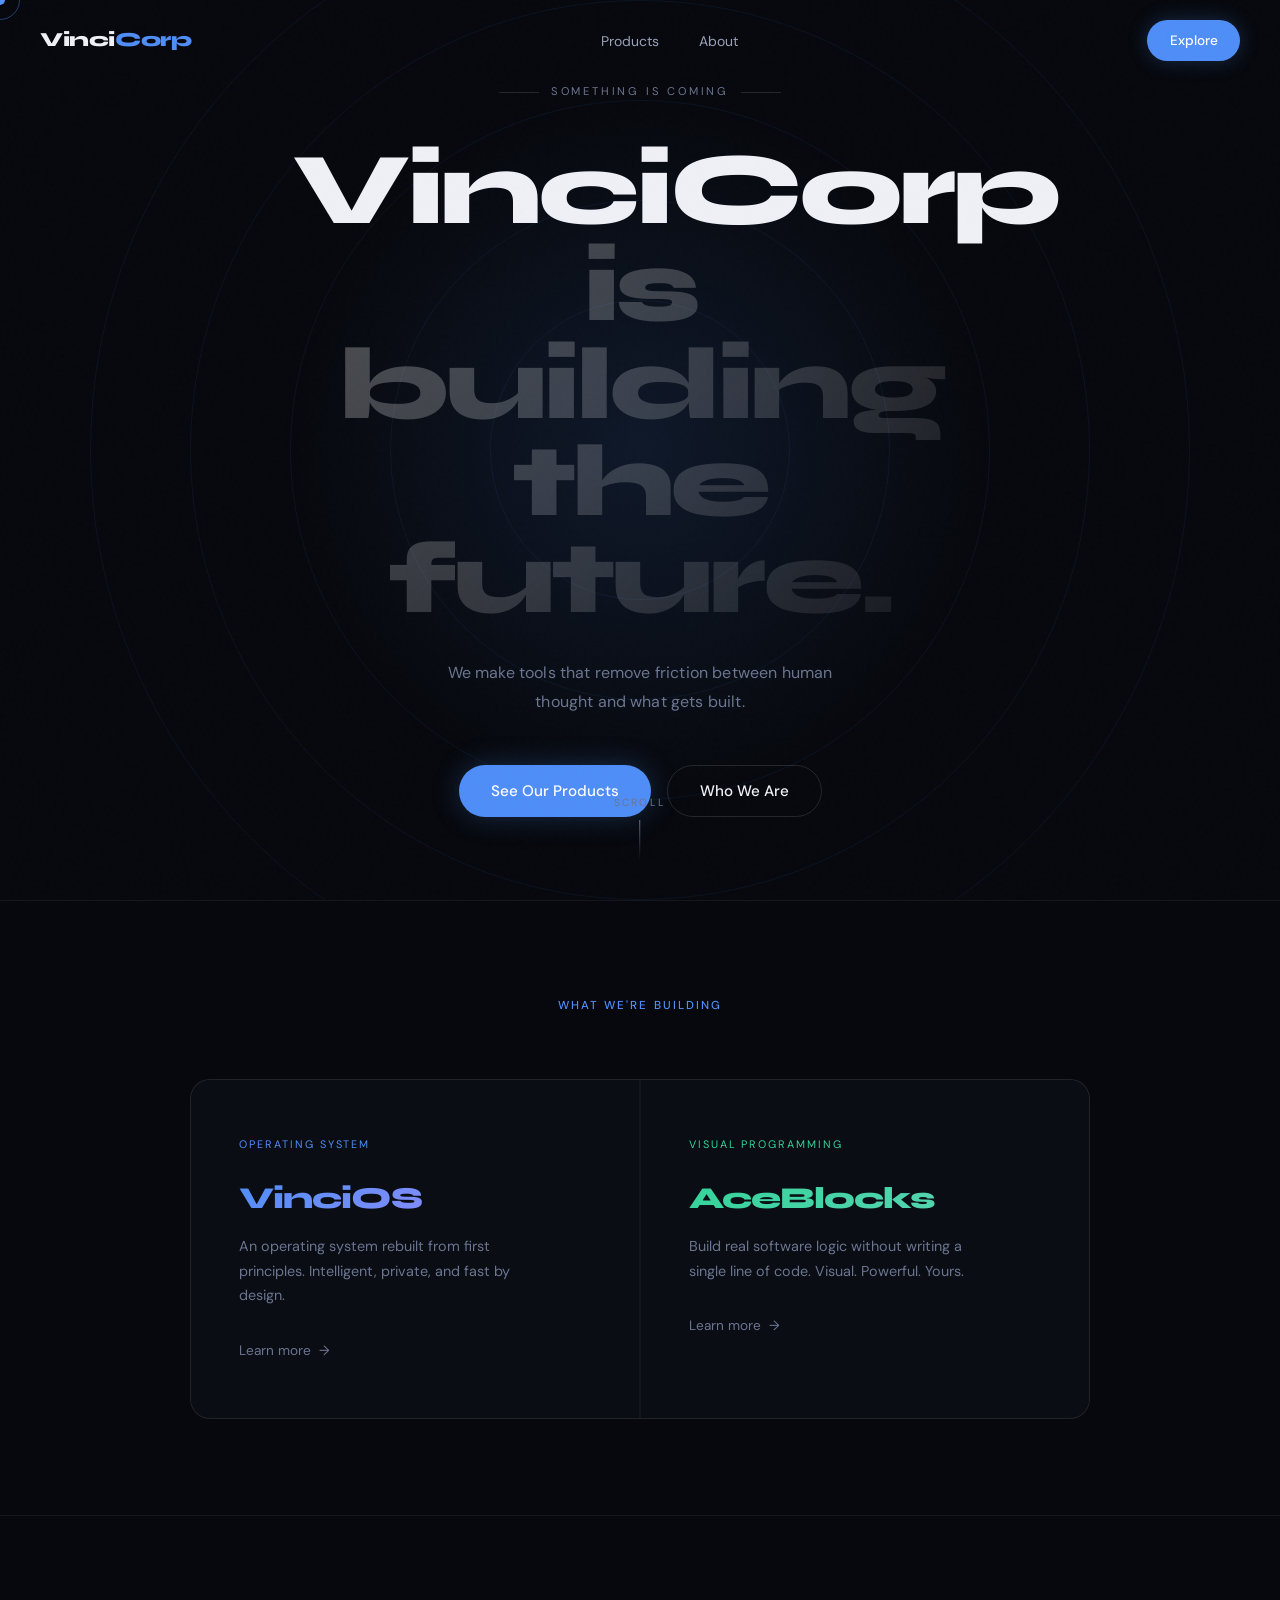
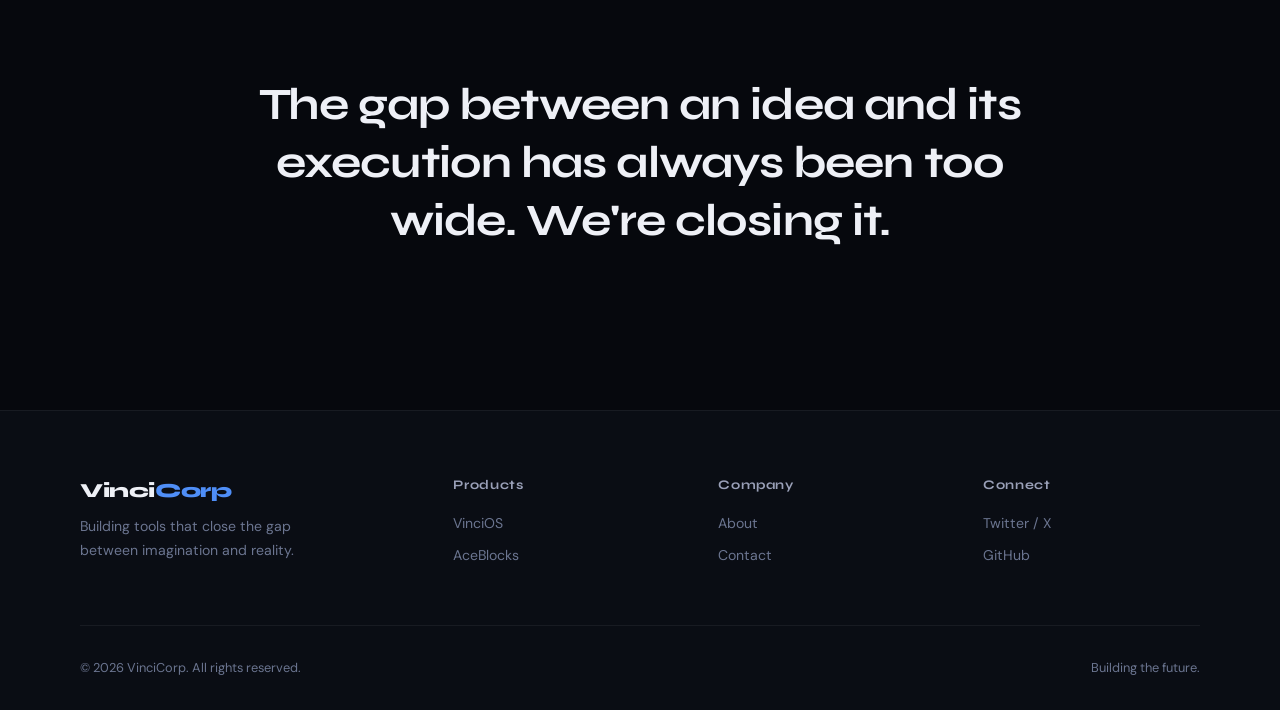
<file: index.html>
<!DOCTYPE html>
<html lang="en">
<head>
  <meta charset="UTF-8" />
  <meta name="viewport" content="width=device-width, initial-scale=1.0" />
  <title>VinciCorp</title>
  <link rel="stylesheet" href="nav.css" />
  <style>
    /* ---- HOME PAGE ---- */
    body { cursor: none; }

    .cursor {
      position: fixed;
      width: 10px; height: 10px;
      background: var(--accent);
      border-radius: 50%;
      pointer-events: none;
      z-index: 9999;
      transform: translate(-50%, -50%);
      transition: transform 0.1s, width 0.3s, height 0.3s, opacity 0.3s;
      mix-blend-mode: screen;
    }
    .cursor-ring {
      position: fixed;
      width: 40px; height: 40px;
      border: 1px solid rgba(79,142,247,0.4);
      border-radius: 50%;
      pointer-events: none;
      z-index: 9998;
      transform: translate(-50%, -50%);
      transition: left 0.12s ease, top 0.12s ease, width 0.3s, height 0.3s;
    }

    /* NOISE OVERLAY */
    body::before {
      content: '';
      position: fixed;
      inset: 0;
      background-image: url("data:image/svg+xml,%3Csvg viewBox='0 0 256 256' xmlns='http://www.w3.org/2000/svg'%3E%3Cfilter id='noise'%3E%3CfeTurbulence type='fractalNoise' baseFrequency='0.9' numOctaves='4' stitchTiles='stitch'/%3E%3C/filter%3E%3Crect width='100%25' height='100%25' filter='url(%23noise)' opacity='0.04'/%3E%3C/svg%3E");
      pointer-events: none;
      z-index: 1000;
      opacity: 0.4;
    }

    /* HERO */
    .hero {
      position: relative;
      min-height: 100vh;
      display: flex;
      flex-direction: column;
      align-items: center;
      justify-content: center;
      text-align: center;
      overflow: hidden;
    }

    /* ANIMATED BG */
    .hero-bg {
      position: absolute;
      inset: 0;
      z-index: 0;
    }
    .ring {
      position: absolute;
      border-radius: 50%;
      border: 1px solid rgba(79,142,247,0.08);
      top: 50%; left: 50%;
      transform: translate(-50%, -50%);
      animation: expand 8s ease-in-out infinite;
    }
    .ring:nth-child(1) { width: 300px; height: 300px; animation-delay: 0s; }
    .ring:nth-child(2) { width: 500px; height: 500px; animation-delay: 1.5s; }
    .ring:nth-child(3) { width: 700px; height: 700px; animation-delay: 3s; }
    .ring:nth-child(4) { width: 900px; height: 900px; animation-delay: 4.5s; }
    .ring:nth-child(5) { width: 1100px; height: 1100px; animation-delay: 6s; }
    @keyframes expand {
      0%, 100% { opacity: 0; transform: translate(-50%, -50%) scale(0.95); }
      50% { opacity: 1; transform: translate(-50%, -50%) scale(1.05); }
    }

    .hero-glow {
      position: absolute;
      width: 700px; height: 700px;
      background: radial-gradient(circle, rgba(79,142,247,0.12) 0%, transparent 70%);
      top: 50%; left: 50%;
      transform: translate(-50%, -50%);
    }

    /* CONTENT */
    .hero-content {
      position: relative;
      z-index: 10;
      max-width: 760px;
      padding: 0 2rem;
      animation: fadeInUp 1.2s ease both;
    }

    .hero-eyebrow {
      display: flex;
      align-items: center;
      justify-content: center;
      gap: 0.75rem;
      margin-bottom: 2.5rem;
    }
    .eyebrow-line { width: 40px; height: 1px; background: var(--border2); }
    .eyebrow-text {
      font-size: 0.7rem;
      letter-spacing: 0.25em;
      text-transform: uppercase;
      color: var(--muted);
    }

    .hero-title {
      font-family: var(--font-display);
      font-size: clamp(3.5rem, 8vw, 7rem);
      font-weight: 800;
      line-height: 0.95;
      letter-spacing: -0.04em;
      margin-bottom: 2rem;
    }
    .hero-title .line2 {
      display: block;
      background: linear-gradient(135deg, rgba(255,255,255,0.3), rgba(255,255,255,0.05));
      -webkit-background-clip: text;
      -webkit-text-fill-color: transparent;
      background-clip: text;
    }

    .hero-sub {
      font-size: 1rem;
      color: var(--muted);
      max-width: 420px;
      margin: 0 auto 3rem;
      line-height: 1.8;
      letter-spacing: 0.01em;
    }

    .hero-actions {
      display: flex;
      gap: 1rem;
      justify-content: center;
      flex-wrap: wrap;
    }

    /* SCROLL INDICATOR */
    .scroll-hint {
      position: absolute;
      bottom: 2.5rem;
      left: 50%;
      transform: translateX(-50%);
      display: flex;
      flex-direction: column;
      align-items: center;
      gap: 0.5rem;
      z-index: 10;
      opacity: 0;
      animation: fadeIn 1s ease 2s forwards;
    }
    .scroll-hint span { font-size: 0.65rem; letter-spacing: 0.2em; text-transform: uppercase; color: var(--muted); }
    .scroll-line {
      width: 1px; height: 40px;
      background: linear-gradient(to bottom, var(--muted), transparent);
      animation: scrollPulse 2s ease-in-out infinite;
    }
    @keyframes scrollPulse {
      0%, 100% { opacity: 0.3; transform: scaleY(1); }
      50% { opacity: 1; transform: scaleY(1.1); }
    }

    /* TEASER SECTION */
    .teaser {
      padding: 6rem 0;
      border-top: 1px solid var(--border);
      text-align: center;
    }
    .teaser-label { margin-bottom: 4rem; }
    .teaser-products {
      display: grid;
      grid-template-columns: 1fr 1fr;
      gap: 1.5px;
      max-width: 900px;
      margin: 0 auto;
      background: var(--border);
      border: 1px solid var(--border);
      border-radius: 20px;
      overflow: hidden;
    }
    .teaser-product {
      background: var(--bg2);
      padding: 3.5rem 3rem;
      text-align: left;
      transition: background 0.3s;
      cursor: pointer;
      text-decoration: none;
      display: block;
      color: inherit;
    }
    .teaser-product:hover { background: var(--surface); }
    .product-tag {
      font-size: 0.68rem;
      letter-spacing: 0.18em;
      text-transform: uppercase;
      color: var(--accent);
      margin-bottom: 1.25rem;
      display: block;
    }
    .product-tag.green { color: var(--accent3); }
    .teaser-product h3 {
      font-family: var(--font-display);
      font-size: 1.9rem;
      font-weight: 800;
      letter-spacing: -0.03em;
      margin-bottom: 0.75rem;
    }
    .teaser-product p { font-size: 0.9rem; color: var(--muted); line-height: 1.7; max-width: 280px; }
    .product-arrow {
      margin-top: 2rem;
      font-size: 0.85rem;
      color: var(--muted);
      display: flex;
      align-items: center;
      gap: 0.5rem;
      transition: gap 0.2s, color 0.2s;
    }
    .teaser-product:hover .product-arrow { gap: 0.9rem; color: var(--text); }

    /* MANIFESTO */
    .manifesto {
      padding: 10rem 0;
      text-align: center;
      border-top: 1px solid var(--border);
    }
    .manifesto-text {
      font-family: var(--font-display);
      font-size: clamp(1.5rem, 3.5vw, 2.8rem);
      font-weight: 700;
      line-height: 1.3;
      letter-spacing: -0.02em;
      max-width: 800px;
      margin: 0 auto;
      color: rgba(255,255,255,0.15);
    }
    .manifesto-text .reveal {
      color: var(--text);
      transition: color 0.5s;
    }

    @media (max-width: 640px) {
      .teaser-products { grid-template-columns: 1fr; }
      .hero-title { font-size: 3.5rem; }
    }
  </style>
</head>
<body>

  <div class="cursor" id="cursor"></div>
  <div class="cursor-ring" id="cursorRing"></div>

  <nav class="nav" id="nav">
    <a href="index.html" class="nav-logo">Vinci<span>Corp</span></a>
    <ul class="nav-links">
      <li><a href="products.html">Products</a></li>
      <li><a href="about.html">About</a></li>
    </ul>
    <a href="products.html" class="nav-cta">Explore</a>
  </nav>

  <!-- HERO -->
  <section class="hero">
    <div class="hero-bg">
      <div class="ring"></div>
      <div class="ring"></div>
      <div class="ring"></div>
      <div class="ring"></div>
      <div class="ring"></div>
      <div class="hero-glow"></div>
    </div>
    <div class="hero-content">
      <div class="hero-eyebrow">
        <span class="eyebrow-line"></span>
        <span class="eyebrow-text">Something is coming</span>
        <span class="eyebrow-line"></span>
      </div>
      <h1 class="hero-title">
        VinciCorp<br/>
        <span class="line2">is building<br/>the future.</span>
      </h1>
      <p class="hero-sub">We make tools that remove friction between human thought and what gets built.</p>
      <div class="hero-actions">
        <a href="products.html" class="btn btn-primary">See Our Products</a>
        <a href="about.html" class="btn btn-outline">Who We Are</a>
      </div>
    </div>
    <div class="scroll-hint">
      <span>Scroll</span>
      <div class="scroll-line"></div>
    </div>
  </section>

  <!-- TEASER -->
  <section class="teaser">
    <div class="container">
      <div class="section-label teaser-label">What we're building</div>
      <div class="teaser-products">
        <a href="vincicos.html" class="teaser-product">
          <span class="product-tag">Operating System</span>
          <h3 class="gradient-text">VinciOS</h3>
          <p>An operating system rebuilt from first principles. Intelligent, private, and fast by design.</p>
          <div class="product-arrow">Learn more <span>→</span></div>
        </a>
        <a href="aceblocks.html" class="teaser-product">
          <span class="product-tag green">Visual Programming</span>
          <h3 class="gradient-green">AceBlocks</h3>
          <p>Build real software logic without writing a single line of code. Visual. Powerful. Yours.</p>
          <div class="product-arrow">Learn more <span>→</span></div>
        </a>
      </div>
    </div>
  </section>

  <!-- MANIFESTO -->
  <section class="manifesto">
    <div class="container">
      <p class="manifesto-text" id="manifesto">
        <span class="reveal">The gap between</span> <span>an idea and its execution</span>
        <span class="reveal"> has always been</span> <span>too wide.</span>
        <span class="reveal"> We're closing it.</span>
      </p>
    </div>
  </section>

  <!-- FOOTER -->
  <footer class="footer">
    <div class="container">
      <div class="footer-inner">
        <div class="footer-brand">
          <span class="nav-logo">Vinci<span style="color:var(--accent)">Corp</span></span>
          <p>Building tools that close the gap between imagination and reality.</p>
        </div>
        <div class="footer-col">
          <h4>Products</h4>
          <a href="vincicos.html">VinciOS</a>
          <a href="aceblocks.html">AceBlocks</a>
        </div>
        <div class="footer-col">
          <h4>Company</h4>
          <a href="about.html">About</a>
          <a href="mailto:hello@vincicorp.com">Contact</a>
        </div>
        <div class="footer-col">
          <h4>Connect</h4>
          <a href="#">Twitter / X</a>
          <a href="#">GitHub</a>
        </div>
      </div>
      <div class="footer-bottom">
        <p>© 2026 VinciCorp. All rights reserved.</p>
        <p>Building the future.</p>
      </div>
    </div>
  </footer>

  <script>
    // Nav scroll
    const nav = document.getElementById('nav');
    window.addEventListener('scroll', () => nav.classList.toggle('scrolled', window.scrollY > 40));

    // Custom cursor
    const cursor = document.getElementById('cursor');
    const ring = document.getElementById('cursorRing');
    document.addEventListener('mousemove', e => {
      cursor.style.left = e.clientX + 'px';
      cursor.style.top = e.clientY + 'px';
      ring.style.left = e.clientX + 'px';
      ring.style.top = e.clientY + 'px';
    });
    document.querySelectorAll('a, button').forEach(el => {
      el.addEventListener('mouseenter', () => {
        cursor.style.width = '20px'; cursor.style.height = '20px';
        ring.style.width = '60px'; ring.style.height = '60px';
      });
      el.addEventListener('mouseleave', () => {
        cursor.style.width = '10px'; cursor.style.height = '10px';
        ring.style.width = '40px'; ring.style.height = '40px';
      });
    });

    // Manifesto reveal on scroll
    const spans = document.querySelectorAll('.manifesto-text span:not(.reveal)');
    const obs = new IntersectionObserver(entries => {
      if (entries[0].isIntersecting) {
        spans.forEach((s, i) => {
          setTimeout(() => s.style.color = 'var(--text)', i * 300);
        });
      }
    }, { threshold: 0.5 });
    const mani = document.getElementById('manifesto');
    if (mani) obs.observe(mani);
  </script>
</body>
</html>
</file>
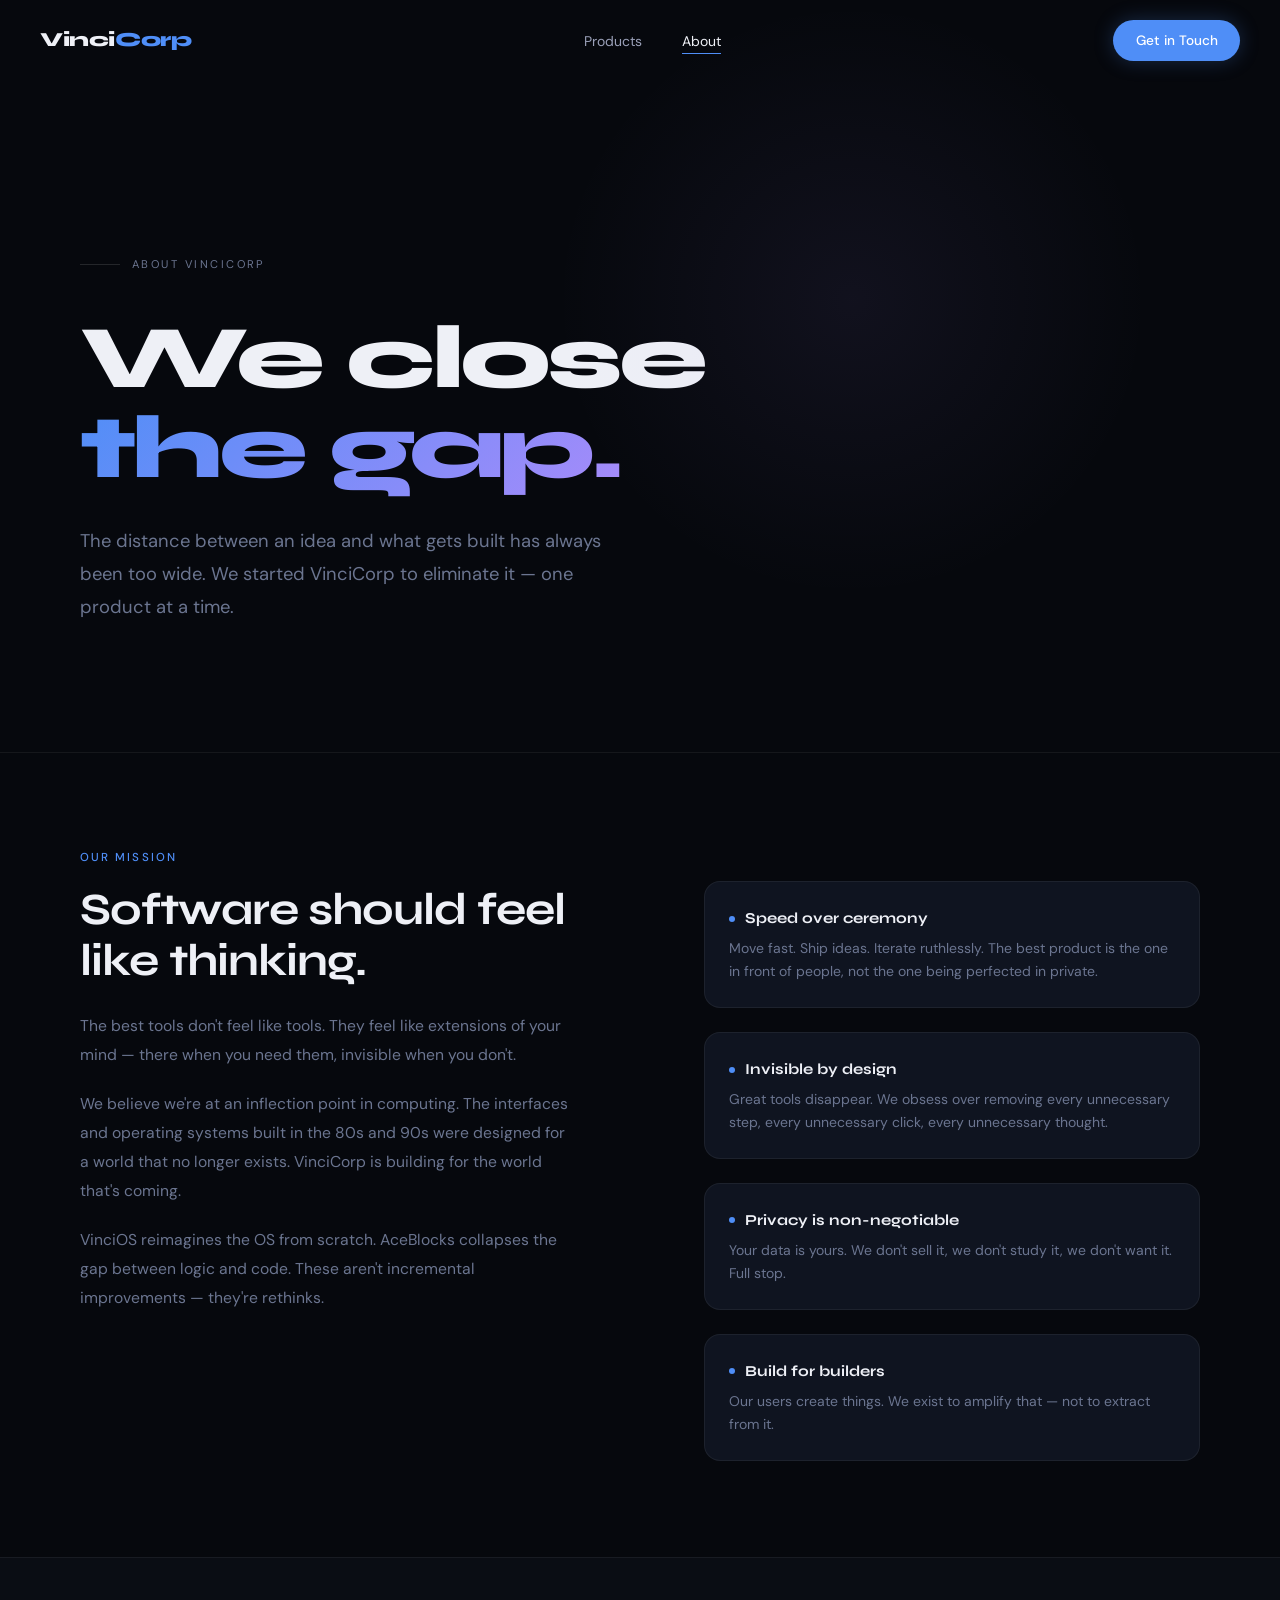
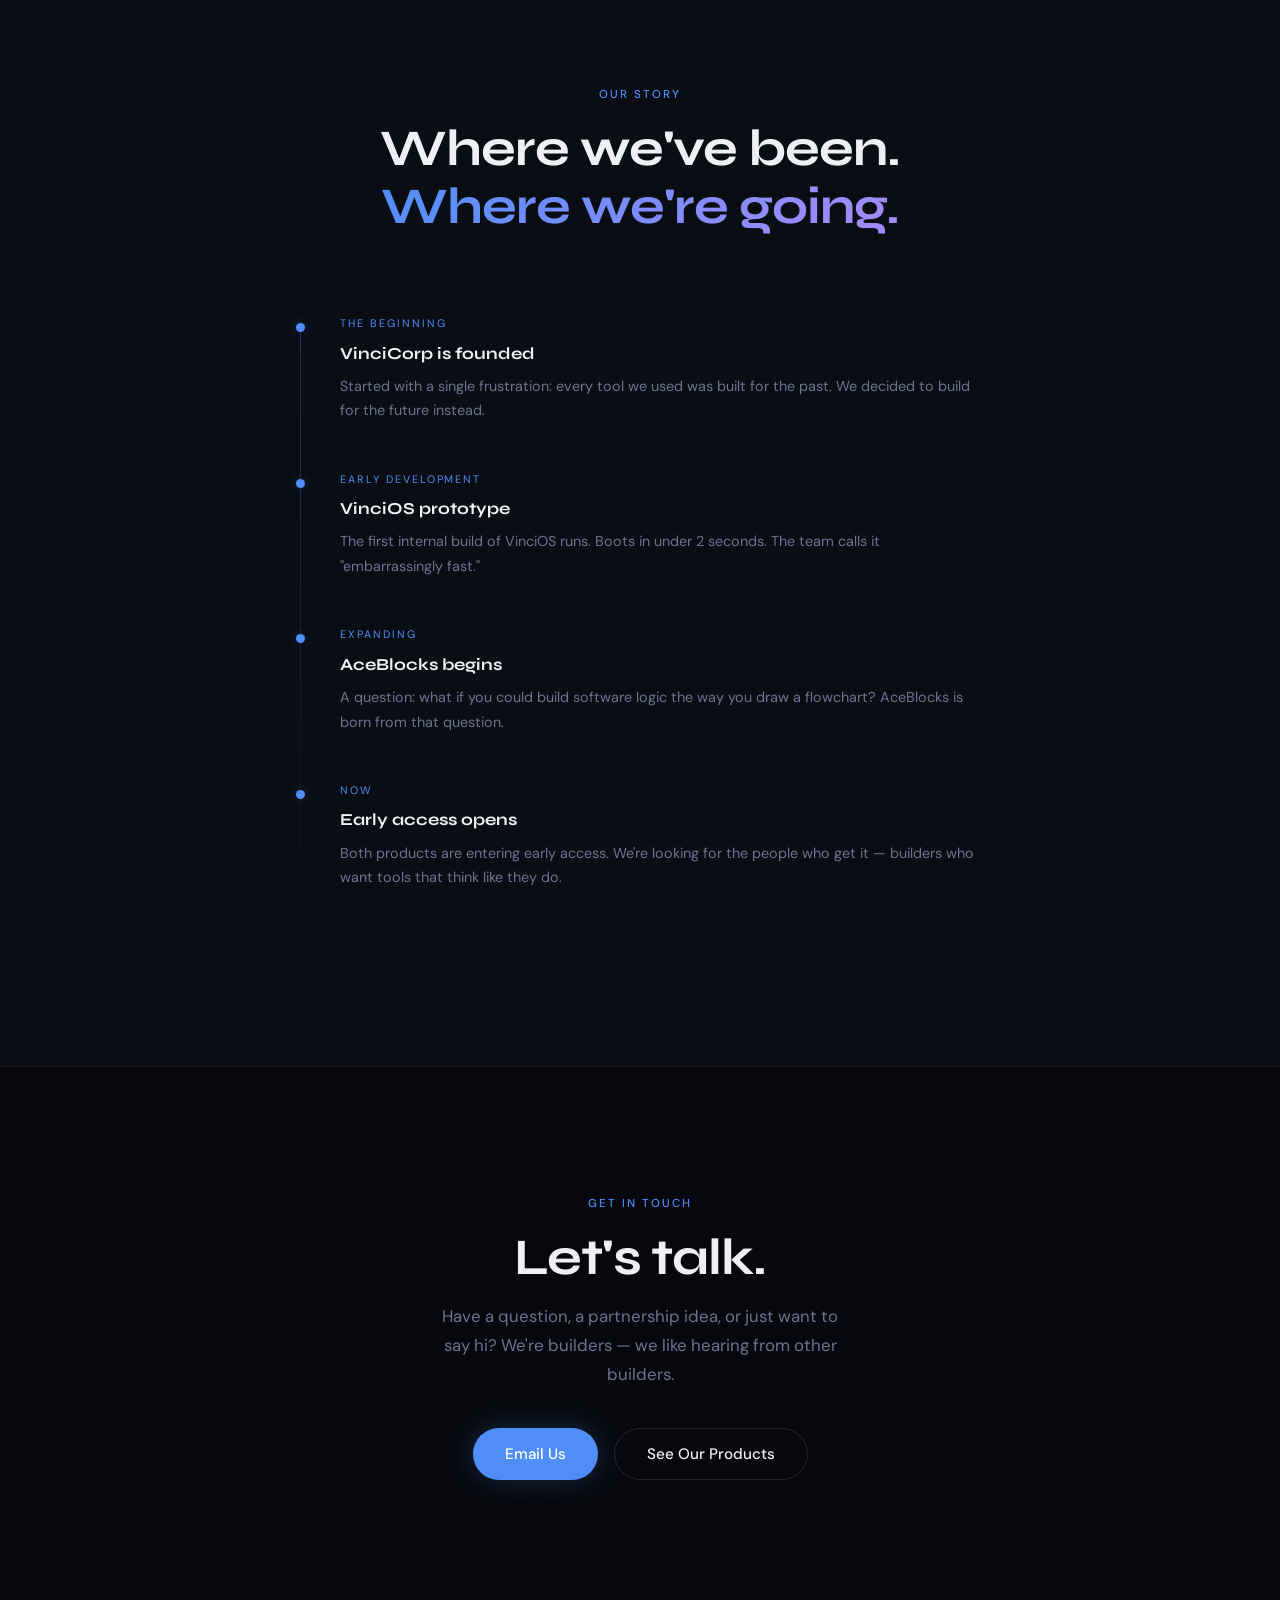
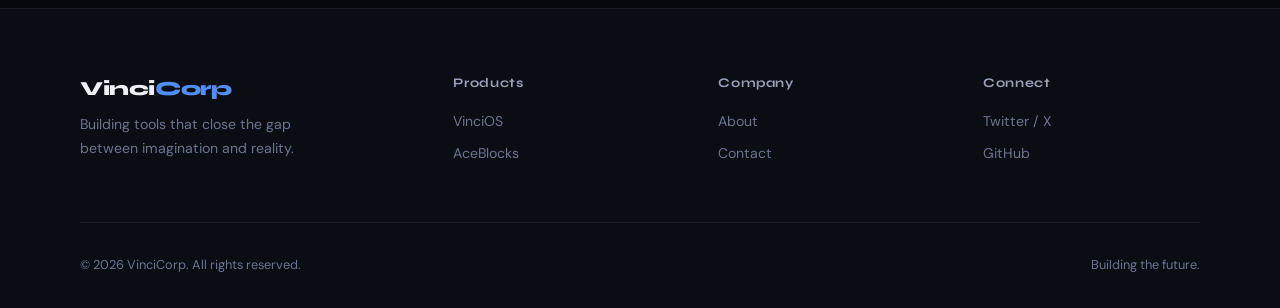
<file: about.html>
<!DOCTYPE html>
<html lang="en">
<head>
  <meta charset="UTF-8" />
  <meta name="viewport" content="width=device-width, initial-scale=1.0" />
  <title>About — VinciCorp</title>
  <link rel="stylesheet" href="nav.css" />
  <style>
    /* ABOUT PAGE */
    .page-hero {
      padding: 16rem 0 8rem;
      position: relative;
      overflow: hidden;
    }
    .page-hero::before {
      content: '';
      position: absolute;
      width: 600px; height: 600px;
      background: radial-gradient(circle, rgba(167,139,250,0.07) 0%, transparent 70%);
      top: 0; right: 10%;
      pointer-events: none;
    }
    .hero-eyebrow {
      display: flex; align-items: center; gap: 0.75rem; margin-bottom: 2.5rem;
    }
    .eyebrow-line { width: 40px; height: 1px; background: var(--border2); }
    .eyebrow-text { font-size: 0.7rem; letter-spacing: 0.22em; text-transform: uppercase; color: var(--muted); }
    .page-hero h1 {
      font-family: var(--font-display);
      font-size: clamp(3rem, 7vw, 6rem);
      font-weight: 800;
      letter-spacing: -0.04em;
      line-height: 1.0;
      max-width: 700px;
      margin-bottom: 2rem;
    }
    .page-hero p {
      font-size: 1.15rem;
      color: var(--muted);
      max-width: 540px;
      line-height: 1.8;
    }

    /* MISSION */
    .mission {
      padding: 6rem 0;
      border-top: 1px solid var(--border);
    }
    .mission-inner {
      display: grid;
      grid-template-columns: 1fr 1fr;
      gap: 8rem;
      align-items: start;
    }
    .mission-text h2 {
      font-family: var(--font-display);
      font-size: clamp(2rem, 3.5vw, 2.8rem);
      font-weight: 700;
      letter-spacing: -0.02em;
      line-height: 1.15;
      margin-bottom: 1.5rem;
    }
    .mission-text p {
      color: var(--muted); line-height: 1.85; margin-bottom: 1.25rem; font-size: 0.98rem;
    }
    .mission-values { display: flex; flex-direction: column; gap: 1.5rem; padding-top: 2rem; }
    .value {
      padding: 1.5rem;
      background: var(--surface);
      border: 1px solid var(--border);
      border-radius: var(--radius);
      transition: border-color 0.3s;
    }
    .value:hover { border-color: var(--border2); }
    .value h4 {
      font-family: var(--font-display);
      font-size: 0.95rem;
      font-weight: 700;
      margin-bottom: 0.4rem;
      display: flex;
      align-items: center;
      gap: 0.6rem;
    }
    .value-dot { width: 6px; height: 6px; border-radius: 50%; background: var(--accent); flex-shrink: 0; }
    .value p { font-size: 0.875rem; color: var(--muted); line-height: 1.65; }

    /* TIMELINE / STORY */
    .story {
      padding: 8rem 0;
      border-top: 1px solid var(--border);
      background: var(--bg2);
    }
    .story-header { text-align: center; margin-bottom: 5rem; }
    .timeline {
      max-width: 680px;
      margin: 0 auto;
      position: relative;
    }
    .timeline::before {
      content: '';
      position: absolute;
      left: 0; top: 8px; bottom: 0;
      width: 1px;
      background: linear-gradient(to bottom, var(--accent), transparent);
      opacity: 0.3;
    }
    .timeline-item {
      padding: 0 0 3rem 2.5rem;
      position: relative;
    }
    .timeline-item::before {
      content: '';
      position: absolute;
      left: -4px; top: 8px;
      width: 9px; height: 9px;
      border-radius: 50%;
      background: var(--accent);
      box-shadow: 0 0 12px var(--glow-blue);
    }
    .timeline-date {
      font-size: 0.68rem;
      letter-spacing: 0.18em;
      text-transform: uppercase;
      color: var(--accent);
      margin-bottom: 0.5rem;
    }
    .timeline-item h4 {
      font-family: var(--font-display);
      font-size: 1.05rem;
      font-weight: 700;
      margin-bottom: 0.4rem;
    }
    .timeline-item p { font-size: 0.9rem; color: var(--muted); line-height: 1.7; }

    /* CONTACT */
    .contact {
      padding: 8rem 0;
      border-top: 1px solid var(--border);
      text-align: center;
    }
    .contact h2 { margin-bottom: 1rem; }
    .contact p { color: var(--muted); font-size: 1.05rem; max-width: 400px; margin: 0 auto 2.5rem; line-height: 1.7; }
    .contact-actions { display: flex; gap: 1rem; justify-content: center; flex-wrap: wrap; }

    @media (max-width: 800px) {
      .mission-inner { grid-template-columns: 1fr; gap: 3rem; }
    }
  </style>
</head>
<body>

  <nav class="nav" id="nav">
    <a href="index.html" class="nav-logo">Vinci<span>Corp</span></a>
    <ul class="nav-links">
      <li><a href="products.html">Products</a></li>
      <li><a href="about.html" class="active">About</a></li>
    </ul>
    <a href="mailto:hello@vincicorp.com" class="nav-cta">Get in Touch</a>
  </nav>

  <!-- HERO -->
  <section class="page-hero">
    <div class="container">
      <div class="hero-eyebrow">
        <span class="eyebrow-line"></span>
        <span class="eyebrow-text">About VinciCorp</span>
      </div>
      <h1>We close<br/><span class="gradient-text">the gap.</span></h1>
      <p>The distance between an idea and what gets built has always been too wide. We started VinciCorp to eliminate it — one product at a time.</p>
    </div>
  </section>

  <!-- MISSION -->
  <section class="mission">
    <div class="container">
      <div class="mission-inner">
        <div class="mission-text">
          <div class="section-label">Our Mission</div>
          <h2>Software should feel like thinking.</h2>
          <p>The best tools don't feel like tools. They feel like extensions of your mind — there when you need them, invisible when you don't.</p>
          <p>We believe we're at an inflection point in computing. The interfaces and operating systems built in the 80s and 90s were designed for a world that no longer exists. VinciCorp is building for the world that's coming.</p>
          <p>VinciOS reimagines the OS from scratch. AceBlocks collapses the gap between logic and code. These aren't incremental improvements — they're rethinks.</p>
        </div>
        <div class="mission-values">
          <div class="value">
            <h4><span class="value-dot"></span> Speed over ceremony</h4>
            <p>Move fast. Ship ideas. Iterate ruthlessly. The best product is the one in front of people, not the one being perfected in private.</p>
          </div>
          <div class="value">
            <h4><span class="value-dot"></span> Invisible by design</h4>
            <p>Great tools disappear. We obsess over removing every unnecessary step, every unnecessary click, every unnecessary thought.</p>
          </div>
          <div class="value">
            <h4><span class="value-dot"></span> Privacy is non-negotiable</h4>
            <p>Your data is yours. We don't sell it, we don't study it, we don't want it. Full stop.</p>
          </div>
          <div class="value">
            <h4><span class="value-dot"></span> Build for builders</h4>
            <p>Our users create things. We exist to amplify that — not to extract from it.</p>
          </div>
        </div>
      </div>
    </div>
  </section>

  <!-- STORY -->
  <section class="story">
    <div class="container">
      <div class="story-header">
        <div class="section-label">Our Story</div>
        <h2 class="section-title">Where we've been.<br/><span class="gradient-text">Where we're going.</span></h2>
      </div>
      <div class="timeline">
        <div class="timeline-item">
          <div class="timeline-date">The Beginning</div>
          <h4>VinciCorp is founded</h4>
          <p>Started with a single frustration: every tool we used was built for the past. We decided to build for the future instead.</p>
        </div>
        <div class="timeline-item">
          <div class="timeline-date">Early Development</div>
          <h4>VinciOS prototype</h4>
          <p>The first internal build of VinciOS runs. Boots in under 2 seconds. The team calls it "embarrassingly fast."</p>
        </div>
        <div class="timeline-item">
          <div class="timeline-date">Expanding</div>
          <h4>AceBlocks begins</h4>
          <p>A question: what if you could build software logic the way you draw a flowchart? AceBlocks is born from that question.</p>
        </div>
        <div class="timeline-item">
          <div class="timeline-date">Now</div>
          <h4>Early access opens</h4>
          <p>Both products are entering early access. We're looking for the people who get it — builders who want tools that think like they do.</p>
        </div>
      </div>
    </div>
  </section>

  <!-- CONTACT -->
  <section class="contact">
    <div class="container">
      <div class="section-label">Get In Touch</div>
      <h2 class="section-title">Let's talk.</h2>
      <p>Have a question, a partnership idea, or just want to say hi? We're builders — we like hearing from other builders.</p>
      <div class="contact-actions">
        <a href="mailto:hello@vincicorp.com" class="btn btn-primary">Email Us</a>
        <a href="products.html" class="btn btn-outline">See Our Products</a>
      </div>
    </div>
  </section>

  <footer class="footer">
    <div class="container">
      <div class="footer-inner">
        <div class="footer-brand">
          <span class="nav-logo">Vinci<span style="color:var(--accent)">Corp</span></span>
          <p>Building tools that close the gap between imagination and reality.</p>
        </div>
        <div class="footer-col">
          <h4>Products</h4>
          <a href="vincicos.html">VinciOS</a>
          <a href="aceblocks.html">AceBlocks</a>
        </div>
        <div class="footer-col">
          <h4>Company</h4>
          <a href="about.html">About</a>
          <a href="mailto:hello@vincicorp.com">Contact</a>
        </div>
        <div class="footer-col">
          <h4>Connect</h4>
          <a href="#">Twitter / X</a>
          <a href="#">GitHub</a>
        </div>
      </div>
      <div class="footer-bottom">
        <p>© 2026 VinciCorp. All rights reserved.</p>
        <p>Building the future.</p>
      </div>
    </div>
  </footer>

  <script>
    const nav = document.getElementById('nav');
    window.addEventListener('scroll', () => nav.classList.toggle('scrolled', window.scrollY > 40));
  </script>
</body>
</html>
</file>
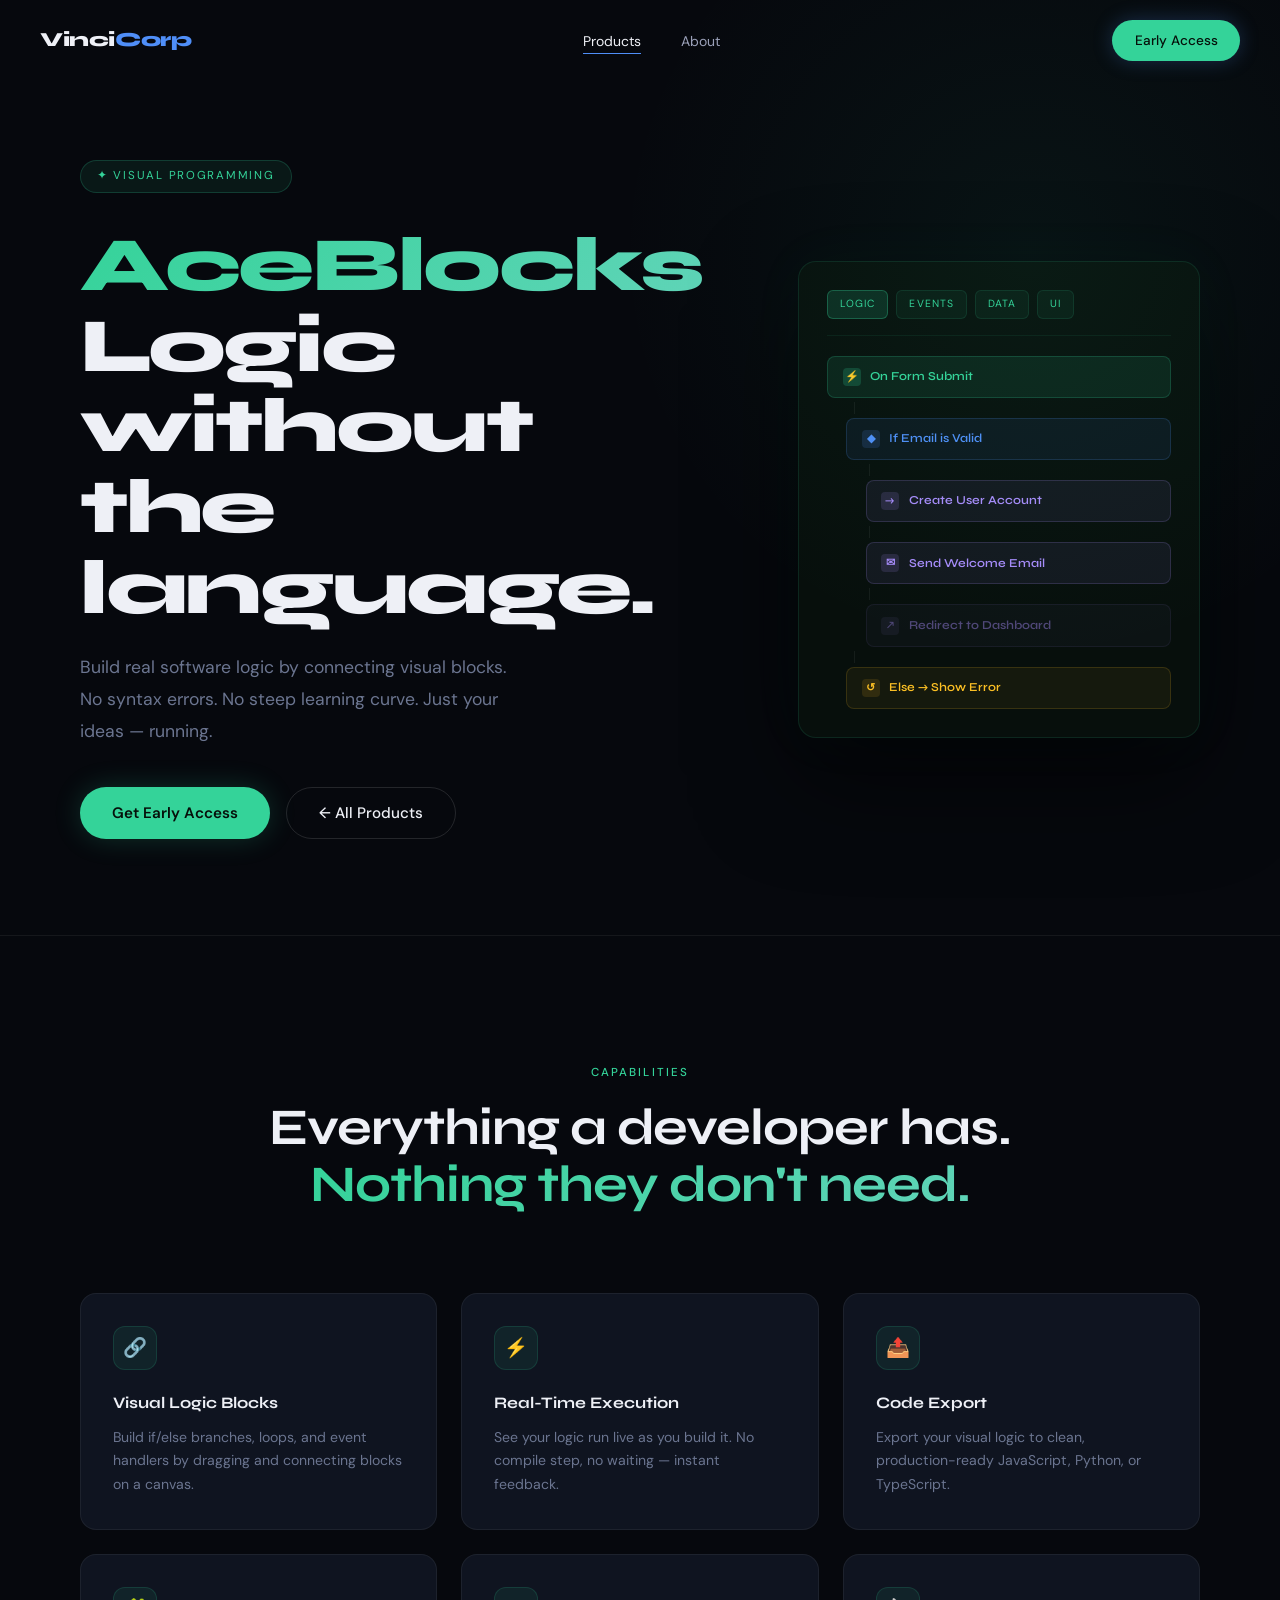
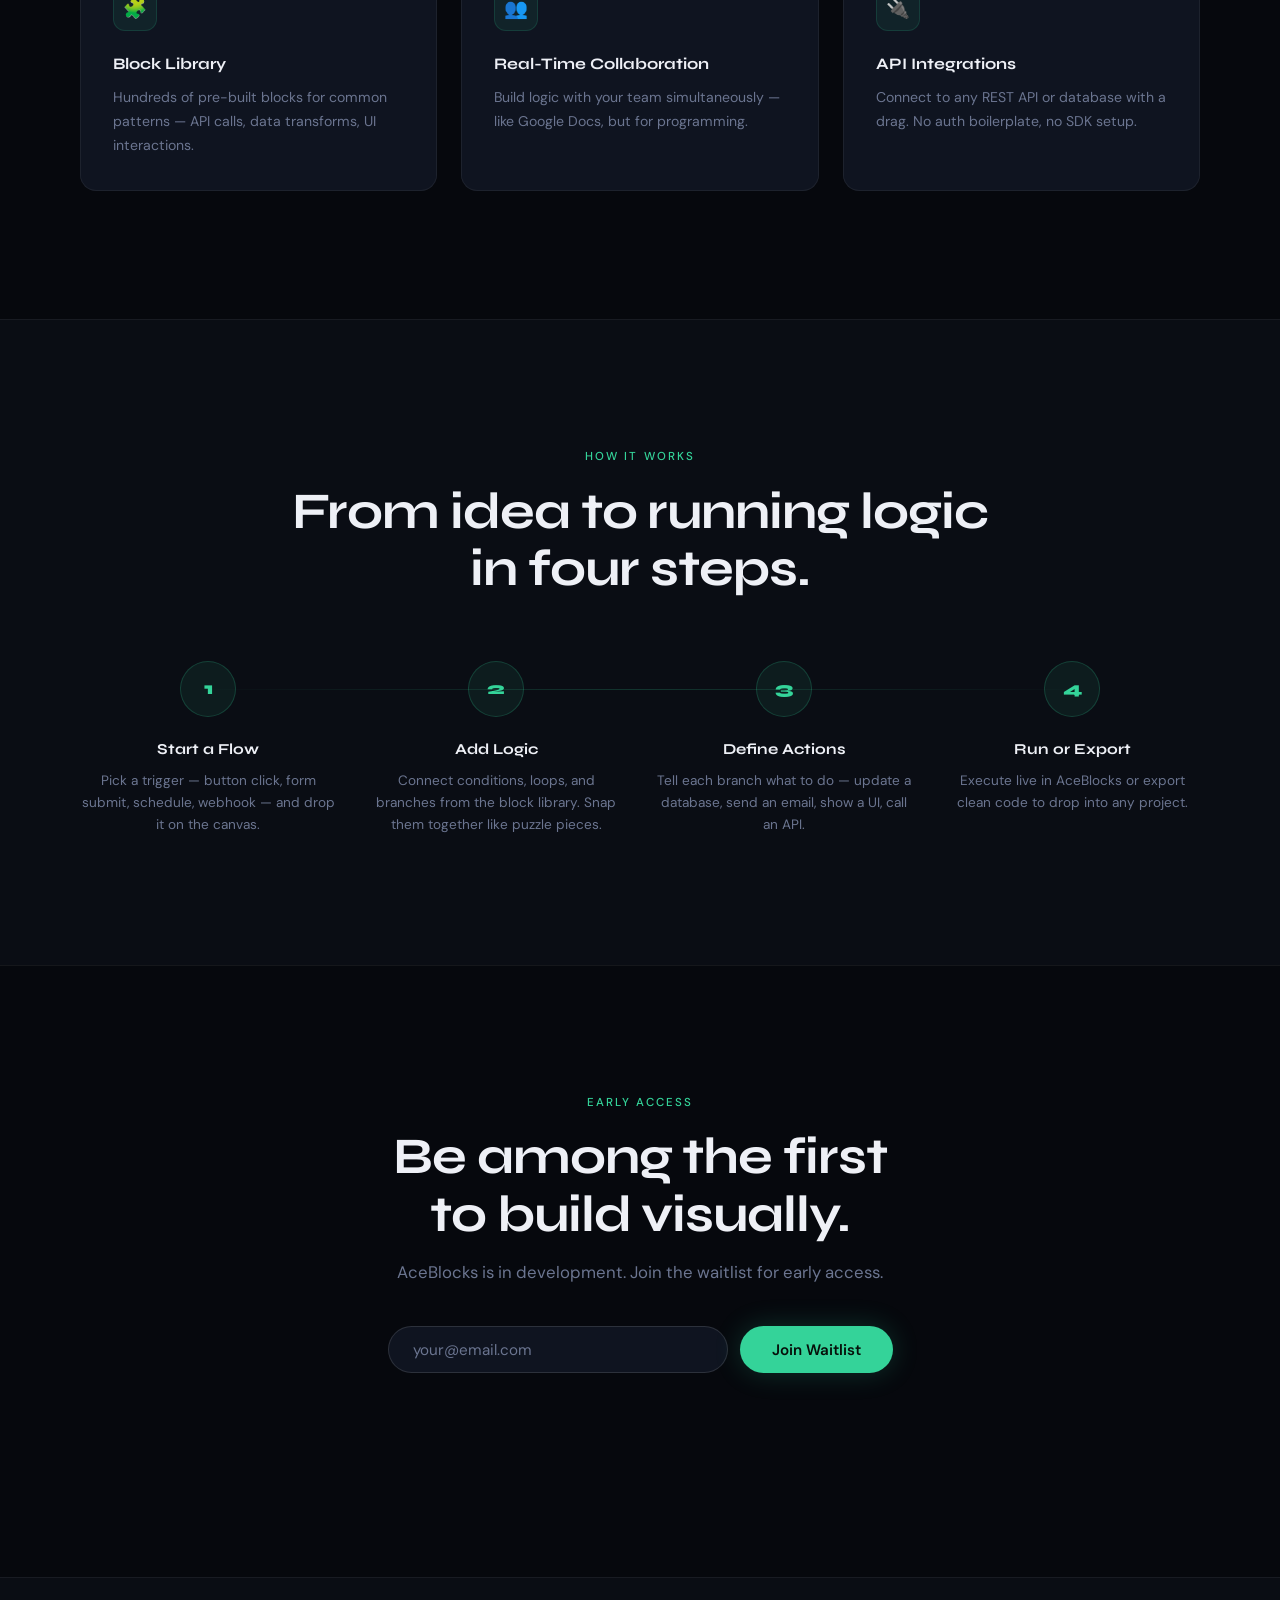
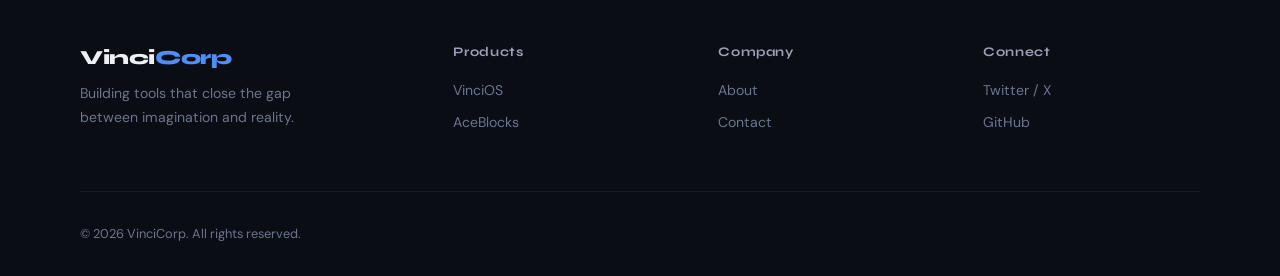
<file: aceblocks.html>
<!DOCTYPE html>
<html lang="en">
<head>
  <meta charset="UTF-8" />
  <meta name="viewport" content="width=device-width, initial-scale=1.0" />
  <title>AceBlocks — VinciCorp</title>
  <link rel="stylesheet" href="nav.css" />
  <style>
    :root {
      --ace: #34d399;
      --ace2: #60d4b8;
      --ace-glow: rgba(52,211,153,0.2);
    }

    /* HERO */
    .hero {
      min-height: 100vh;
      display: flex;
      align-items: center;
      padding: 10rem 0 6rem;
      position: relative;
      overflow: hidden;
    }
    .hero::before {
      content: '';
      position: absolute;
      width: 900px; height: 900px;
      background: radial-gradient(circle, rgba(52,211,153,0.06) 0%, transparent 65%);
      top: -200px; right: -200px;
      pointer-events: none;
    }
    .hero-grid {
      display: grid;
      grid-template-columns: 1fr 1fr;
      gap: 6rem;
      align-items: center;
    }
    .hero-badge {
      display: inline-flex;
      align-items: center;
      gap: 0.5rem;
      background: rgba(52,211,153,0.08);
      border: 1px solid rgba(52,211,153,0.2);
      color: var(--ace);
      font-size: 0.72rem;
      letter-spacing: 0.15em;
      text-transform: uppercase;
      padding: 0.4rem 1rem;
      border-radius: 50px;
      margin-bottom: 2rem;
    }
    .hero h1 {
      font-family: var(--font-display);
      font-size: clamp(3rem, 6vw, 5rem);
      font-weight: 800;
      letter-spacing: -0.03em;
      line-height: 1.05;
      margin-bottom: 1.5rem;
    }
    .hero p {
      font-size: 1.1rem;
      color: var(--muted);
      line-height: 1.8;
      margin-bottom: 2.5rem;
      max-width: 440px;
    }
    .hero-actions { display: flex; gap: 1rem; flex-wrap: wrap; }

    .btn-ace {
      background: var(--ace);
      color: #06100a;
      font-weight: 600;
      box-shadow: 0 0 28px var(--ace-glow);
    }
    .btn-ace:hover { background: #4eeaab; box-shadow: 0 0 44px var(--ace-glow); transform: translateY(-2px); }

    /* CANVAS DEMO */
    .canvas-demo {
      background: #070f0c;
      border: 1px solid rgba(52,211,153,0.12);
      border-radius: 18px;
      padding: 1.75rem;
      box-shadow: 0 40px 100px rgba(0,0,0,0.6), 0 0 60px rgba(52,211,153,0.04);
      animation: float 7s ease-in-out infinite;
    }
    @keyframes float {
      0%,100% { transform: translateY(0); }
      50% { transform: translateY(-8px); }
    }
    .canvas-toolbar {
      display: flex;
      align-items: center;
      gap: 0.5rem;
      margin-bottom: 1.25rem;
      padding-bottom: 1rem;
      border-bottom: 1px solid rgba(52,211,153,0.08);
    }
    .tool-btn {
      background: rgba(52,211,153,0.06);
      border: 1px solid rgba(52,211,153,0.12);
      color: var(--ace);
      font-size: 0.65rem;
      letter-spacing: 0.1em;
      text-transform: uppercase;
      padding: 0.3rem 0.75rem;
      border-radius: 6px;
      cursor: pointer;
    }
    .tool-btn.active { background: rgba(52,211,153,0.15); border-color: rgba(52,211,153,0.3); }
    .canvas-body { display: flex; flex-direction: column; gap: 4px; }
    .cb {
      border-radius: 8px;
      padding: 0.65rem 0.9rem;
      font-size: 0.76rem;
      font-family: var(--font-display);
      font-weight: 600;
      display: flex;
      align-items: center;
      gap: 0.6rem;
    }
    .cb-icon { width: 18px; height: 18px; border-radius: 4px; display: flex; align-items: center; justify-content: center; font-size: 0.7rem; flex-shrink: 0; }
    .cb.event { background: rgba(52,211,153,0.1); border: 1px solid rgba(52,211,153,0.2); color: var(--ace); }
    .cb.event .cb-icon { background: rgba(52,211,153,0.2); }
    .cb.logic { background: rgba(79,142,247,0.08); border: 1px solid rgba(79,142,247,0.18); color: var(--accent); margin-left: 1.2rem; }
    .cb.logic .cb-icon { background: rgba(79,142,247,0.15); }
    .cb.action { background: rgba(167,139,250,0.08); border: 1px solid rgba(167,139,250,0.18); color: var(--accent2); margin-left: 2.4rem; }
    .cb.action .cb-icon { background: rgba(167,139,250,0.15); }
    .cb.loop { background: rgba(251,191,36,0.06); border: 1px solid rgba(251,191,36,0.15); color: #fbbf24; margin-left: 1.2rem; }
    .cb.loop .cb-icon { background: rgba(251,191,36,0.12); }
    .cb-connector { width: 1px; height: 12px; background: rgba(255,255,255,0.06); margin-left: 1.7rem; }

    /* FEATURES */
    .features { padding: 8rem 0; border-top: 1px solid var(--border); }
    .features-header { text-align: center; margin-bottom: 5rem; }
    .features-grid {
      display: grid;
      grid-template-columns: repeat(3, 1fr);
      gap: 1.5rem;
    }
    .feat-card {
      background: var(--surface);
      border: 1px solid var(--border);
      border-radius: var(--radius);
      padding: 2rem;
      transition: border-color 0.3s, transform 0.3s;
    }
    .feat-card:hover { border-color: rgba(52,211,153,0.2); transform: translateY(-4px); }
    .feat-icon {
      width: 44px; height: 44px;
      background: rgba(52,211,153,0.08);
      border: 1px solid rgba(52,211,153,0.15);
      border-radius: 12px;
      display: flex;
      align-items: center;
      justify-content: center;
      font-size: 1.2rem;
      margin-bottom: 1.25rem;
    }
    .feat-card h3 { font-family: var(--font-display); font-size: 1rem; font-weight: 700; margin-bottom: 0.6rem; }
    .feat-card p { font-size: 0.88rem; color: var(--muted); line-height: 1.7; }

    /* HOW IT WORKS */
    .how { padding: 8rem 0; border-top: 1px solid var(--border); background: var(--bg2); }
    .how-steps {
      display: grid;
      grid-template-columns: repeat(4, 1fr);
      gap: 2rem;
      margin-top: 4rem;
      position: relative;
    }
    .how-steps::before {
      content: '';
      position: absolute;
      top: 28px; left: 10%; right: 10%;
      height: 1px;
      background: linear-gradient(to right, transparent, var(--ace), transparent);
      opacity: 0.2;
    }
    .step { text-align: center; }
    .step-num {
      width: 56px; height: 56px;
      border-radius: 50%;
      background: rgba(52,211,153,0.08);
      border: 1px solid rgba(52,211,153,0.2);
      color: var(--ace);
      font-family: var(--font-display);
      font-size: 1.1rem;
      font-weight: 800;
      display: flex;
      align-items: center;
      justify-content: center;
      margin: 0 auto 1.25rem;
    }
    .step h4 { font-family: var(--font-display); font-size: 0.95rem; font-weight: 700; margin-bottom: 0.5rem; }
    .step p { font-size: 0.85rem; color: var(--muted); line-height: 1.65; }

    /* WAITLIST */
    .waitlist { padding: 8rem 0; text-align: center; border-top: 1px solid var(--border); }
    .waitlist h2 { margin-bottom: 1rem; }
    .waitlist p { color: var(--muted); margin-bottom: 2.5rem; font-size: 1.05rem; }
    .waitlist-form { display: flex; gap: 0.75rem; justify-content: center; flex-wrap: wrap; }
    .form-input {
      flex: 1; min-width: 240px; max-width: 340px;
      background: var(--surface);
      border: 1px solid var(--border2);
      color: var(--text);
      font-family: var(--font-body);
      font-size: 0.95rem;
      padding: 0.8rem 1.5rem;
      border-radius: 50px;
      outline: none;
      transition: border-color 0.25s;
    }
    .form-input:focus { border-color: var(--ace); }
    .form-input::placeholder { color: var(--muted); }
    .waitlist-msg { margin-top: 1rem; font-size: 0.85rem; color: var(--ace); min-height: 1.2rem; }

    @media (max-width: 900px) {
      .hero-grid { grid-template-columns: 1fr; }
      .features-grid { grid-template-columns: 1fr 1fr; }
      .how-steps { grid-template-columns: 1fr 1fr; }
      .how-steps::before { display: none; }
    }
    @media (max-width: 600px) {
      .features-grid, .how-steps { grid-template-columns: 1fr; }
    }
  </style>
</head>
<body>

  <nav class="nav" id="nav">
    <a href="index.html" class="nav-logo">Vinci<span>Corp</span></a>
    <ul class="nav-links">
      <li><a href="products.html" class="active">Products</a></li>
      <li><a href="about.html">About</a></li>
    </ul>
    <a href="#waitlist" class="nav-cta" style="background:var(--ace);color:#06100a;">Early Access</a>
  </nav>

  <!-- HERO -->
  <section class="hero">
    <div class="container">
      <div class="hero-grid">
        <div>
          <div class="hero-badge">✦ Visual Programming</div>
          <h1><span class="gradient-green">AceBlocks</span><br/>Logic without<br/>the language.</h1>
          <p>Build real software logic by connecting visual blocks. No syntax errors. No steep learning curve. Just your ideas — running.</p>
          <div class="hero-actions">
            <a href="#waitlist" class="btn btn-ace">Get Early Access</a>
            <a href="products.html" class="btn btn-outline">← All Products</a>
          </div>
        </div>
        <div>
          <div class="canvas-demo">
            <div class="canvas-toolbar">
              <div class="tool-btn active">Logic</div>
              <div class="tool-btn">Events</div>
              <div class="tool-btn">Data</div>
              <div class="tool-btn">UI</div>
            </div>
            <div class="canvas-body">
              <div class="cb event"><span class="cb-icon">⚡</span> On Form Submit</div>
              <div class="cb-connector"></div>
              <div class="cb logic"><span class="cb-icon">◆</span> If Email is Valid</div>
              <div class="cb-connector" style="margin-left:2.6rem"></div>
              <div class="cb action"><span class="cb-icon">→</span> Create User Account</div>
              <div class="cb-connector" style="margin-left:2.6rem"></div>
              <div class="cb action"><span class="cb-icon">✉</span> Send Welcome Email</div>
              <div class="cb-connector" style="margin-left:2.6rem"></div>
              <div class="cb action" style="opacity:0.45"><span class="cb-icon">↗</span> Redirect to Dashboard</div>
              <div class="cb-connector"></div>
              <div class="cb loop"><span class="cb-icon">↺</span> Else → Show Error</div>
            </div>
          </div>
        </div>
      </div>
    </div>
  </section>

  <!-- FEATURES -->
  <section class="features">
    <div class="container">
      <div class="features-header">
        <div class="section-label" style="color:var(--ace)">Capabilities</div>
        <h2 class="section-title">Everything a developer has.<br/><span class="gradient-green">Nothing they don't need.</span></h2>
      </div>
      <div class="features-grid">
        <div class="feat-card">
          <div class="feat-icon">🔗</div>
          <h3>Visual Logic Blocks</h3>
          <p>Build if/else branches, loops, and event handlers by dragging and connecting blocks on a canvas.</p>
        </div>
        <div class="feat-card">
          <div class="feat-icon">⚡</div>
          <h3>Real-Time Execution</h3>
          <p>See your logic run live as you build it. No compile step, no waiting — instant feedback.</p>
        </div>
        <div class="feat-card">
          <div class="feat-icon">📤</div>
          <h3>Code Export</h3>
          <p>Export your visual logic to clean, production-ready JavaScript, Python, or TypeScript.</p>
        </div>
        <div class="feat-card">
          <div class="feat-icon">🧩</div>
          <h3>Block Library</h3>
          <p>Hundreds of pre-built blocks for common patterns — API calls, data transforms, UI interactions.</p>
        </div>
        <div class="feat-card">
          <div class="feat-icon">👥</div>
          <h3>Real-Time Collaboration</h3>
          <p>Build logic with your team simultaneously — like Google Docs, but for programming.</p>
        </div>
        <div class="feat-card">
          <div class="feat-icon">🔌</div>
          <h3>API Integrations</h3>
          <p>Connect to any REST API or database with a drag. No auth boilerplate, no SDK setup.</p>
        </div>
      </div>
    </div>
  </section>

  <!-- HOW IT WORKS -->
  <section class="how">
    <div class="container">
      <div class="section-label" style="color:var(--ace);text-align:center">How It Works</div>
      <h2 class="section-title" style="text-align:center">From idea to running logic<br/>in four steps.</h2>
      <div class="how-steps">
        <div class="step">
          <div class="step-num">1</div>
          <h4>Start a Flow</h4>
          <p>Pick a trigger — button click, form submit, schedule, webhook — and drop it on the canvas.</p>
        </div>
        <div class="step">
          <div class="step-num">2</div>
          <h4>Add Logic</h4>
          <p>Connect conditions, loops, and branches from the block library. Snap them together like puzzle pieces.</p>
        </div>
        <div class="step">
          <div class="step-num">3</div>
          <h4>Define Actions</h4>
          <p>Tell each branch what to do — update a database, send an email, show a UI, call an API.</p>
        </div>
        <div class="step">
          <div class="step-num">4</div>
          <h4>Run or Export</h4>
          <p>Execute live in AceBlocks or export clean code to drop into any project.</p>
        </div>
      </div>
    </div>
  </section>

  <!-- WAITLIST -->
  <section class="waitlist" id="waitlist">
    <div class="container">
      <div class="section-label" style="color:var(--ace)">Early Access</div>
      <h2 class="section-title">Be among the first<br/>to build visually.</h2>
      <p>AceBlocks is in development. Join the waitlist for early access.</p>
      <div class="waitlist-form">
        <input type="email" id="emailInput" placeholder="your@email.com" class="form-input" />
        <button class="btn btn-ace" onclick="handleSignup()">Join Waitlist</button>
      </div>
      <p class="waitlist-msg" id="waitlistMsg"></p>
    </div>
  </section>

  <footer class="footer">
    <div class="container">
      <div class="footer-inner">
        <div class="footer-brand">
          <span class="nav-logo">Vinci<span style="color:var(--accent)">Corp</span></span>
          <p>Building tools that close the gap between imagination and reality.</p>
        </div>
        <div class="footer-col">
          <h4>Products</h4>
          <a href="vincicos.html">VinciOS</a>
          <a href="aceblocks.html">AceBlocks</a>
        </div>
        <div class="footer-col">
          <h4>Company</h4>
          <a href="about.html">About</a>
          <a href="mailto:hello@vincicorp.com">Contact</a>
        </div>
        <div class="footer-col">
          <h4>Connect</h4>
          <a href="#">Twitter / X</a>
          <a href="#">GitHub</a>
        </div>
      </div>
      <div class="footer-bottom">
        <p>© 2026 VinciCorp. All rights reserved.</p>
      </div>
    </div>
  </footer>

  <script>
    const nav = document.getElementById('nav');
    window.addEventListener('scroll', () => nav.classList.toggle('scrolled', window.scrollY > 40));

    function handleSignup() {
      const input = document.getElementById('emailInput');
      const msg = document.getElementById('waitlistMsg');
      const email = input.value.trim();
      if (!/^[^\s@]+@[^\s@]+\.[^\s@]+$/.test(email)) {
        msg.textContent = 'Please enter a valid email.';
        msg.style.color = '#f87171'; return;
      }
      msg.textContent = "You're on the list! We'll be in touch. 🚀";
      msg.style.color = 'var(--ace)';
      input.value = '';
    }
    document.getElementById('emailInput')?.addEventListener('keydown', e => { if (e.key === 'Enter') handleSignup(); });
  </script>
</body>
</html>
</file>
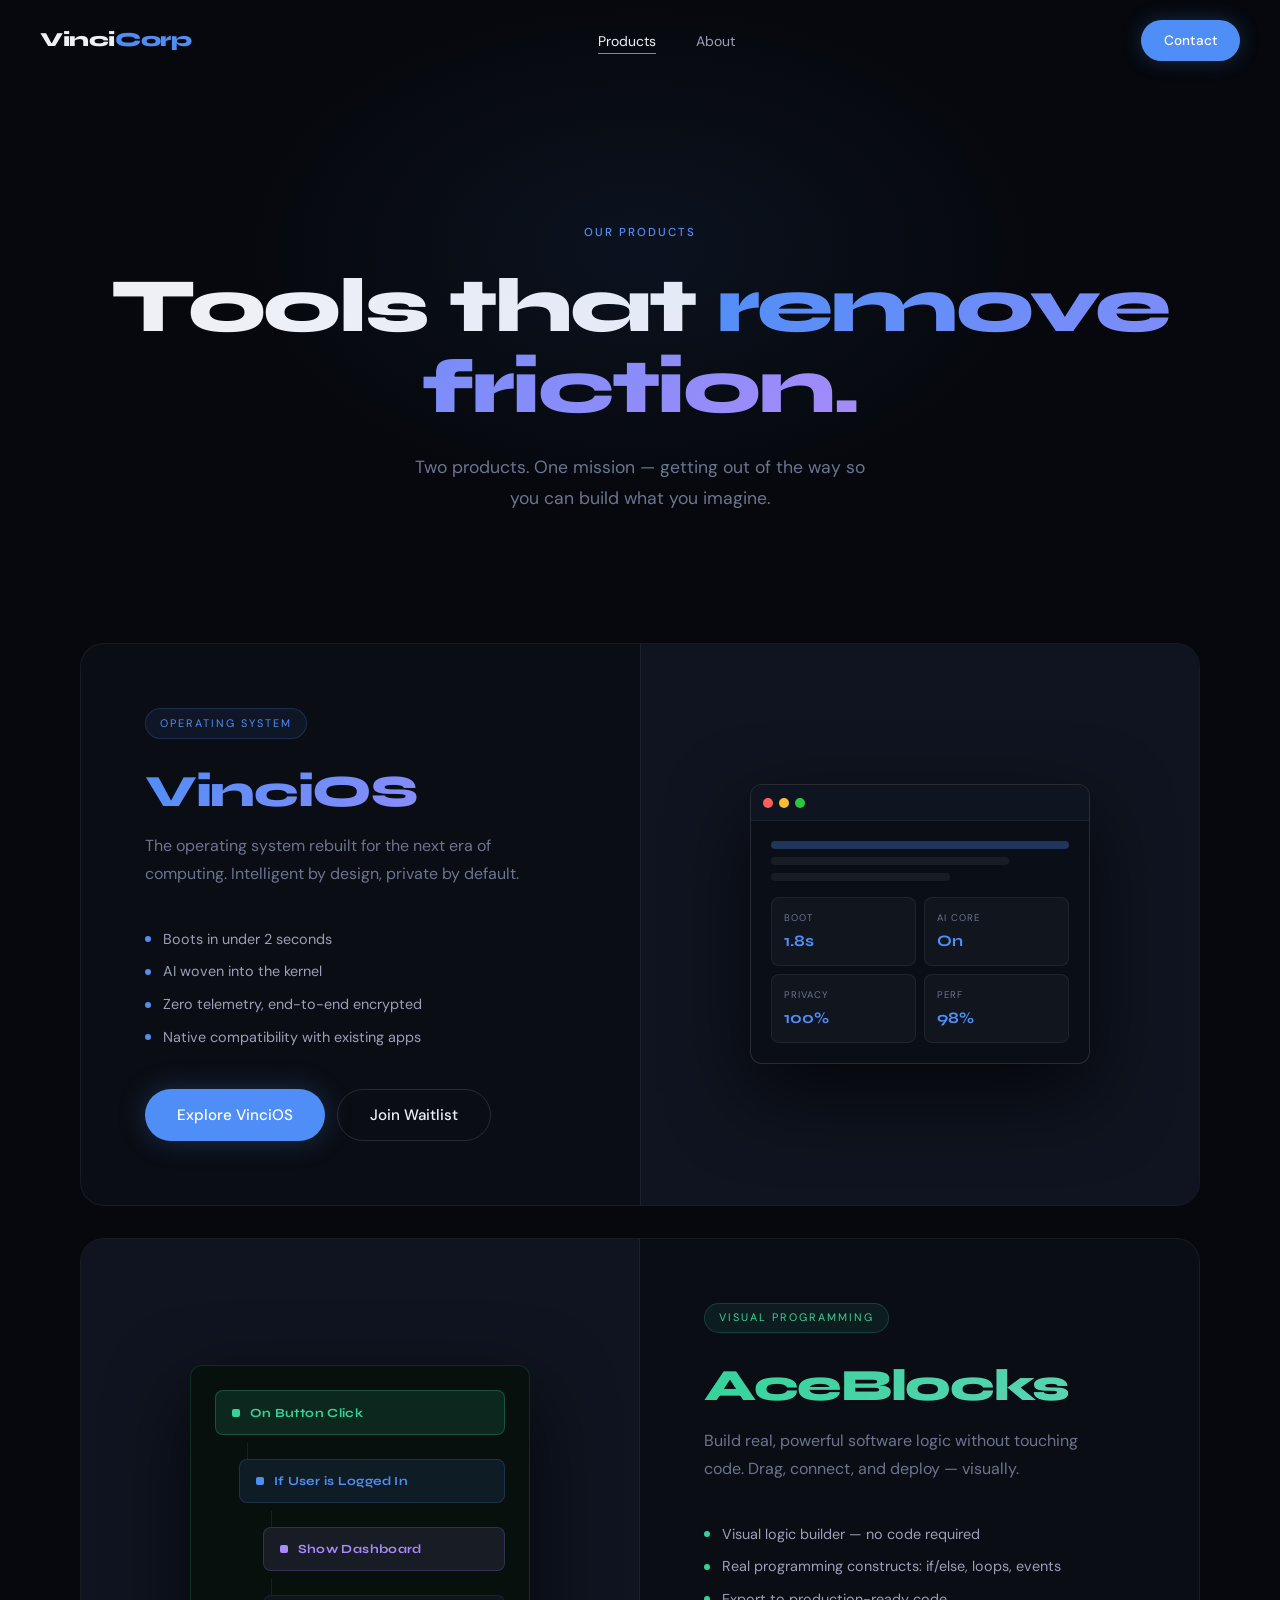
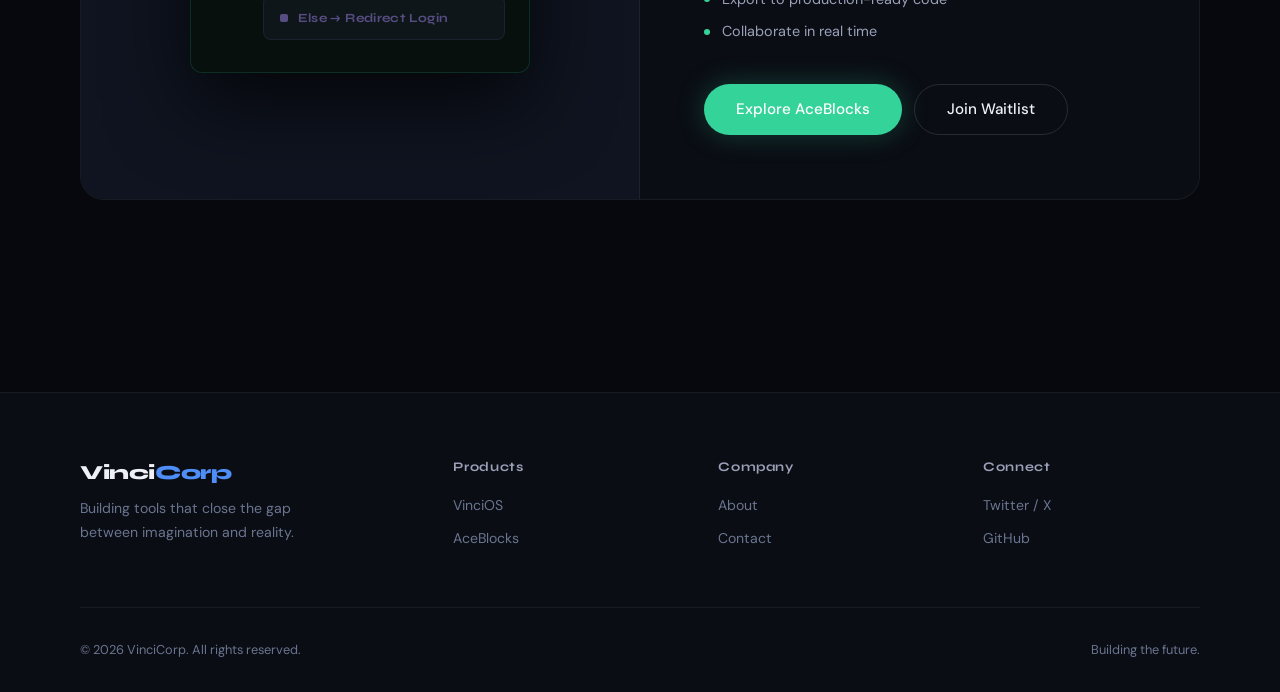
<file: products.html>
<!DOCTYPE html>
<html lang="en">
<head>
  <meta charset="UTF-8" />
  <meta name="viewport" content="width=device-width, initial-scale=1.0" />
  <title>Products — VinciCorp</title>
  <link rel="stylesheet" href="nav.css" />
  <style>
    /* PRODUCTS PAGE */
    .page-hero {
      padding: 14rem 0 6rem;
      text-align: center;
      position: relative;
      overflow: hidden;
    }
    .page-hero::before {
      content: '';
      position: absolute;
      width: 800px; height: 500px;
      background: radial-gradient(ellipse, rgba(79,142,247,0.08) 0%, transparent 70%);
      top: 0; left: 50%;
      transform: translateX(-50%);
      pointer-events: none;
    }
    .page-hero .section-label { margin-bottom: 1.5rem; }
    .page-hero h1 {
      font-family: var(--font-display);
      font-size: clamp(2.8rem, 6vw, 5rem);
      font-weight: 800;
      letter-spacing: -0.03em;
      line-height: 1.05;
      margin-bottom: 1.5rem;
    }
    .page-hero p {
      font-size: 1.1rem;
      color: var(--muted);
      max-width: 480px;
      margin: 0 auto;
      line-height: 1.8;
    }

    /* PRODUCT CARDS */
    .products-section { padding: 2rem 0 10rem; }
    .product-card {
      display: grid;
      grid-template-columns: 1fr 1fr;
      gap: 0;
      border: 1px solid var(--border);
      border-radius: 24px;
      overflow: hidden;
      margin-bottom: 2rem;
      background: var(--bg2);
      transition: border-color 0.3s;
    }
    .product-card:hover { border-color: var(--border2); }
    .product-card.reverse { direction: rtl; }
    .product-card.reverse > * { direction: ltr; }

    .card-content {
      padding: 4rem;
      display: flex;
      flex-direction: column;
      justify-content: center;
    }
    .card-tag {
      display: inline-block;
      font-size: 0.68rem;
      letter-spacing: 0.18em;
      text-transform: uppercase;
      color: var(--accent);
      background: rgba(79,142,247,0.08);
      border: 1px solid rgba(79,142,247,0.2);
      padding: 0.35rem 0.9rem;
      border-radius: 50px;
      margin-bottom: 1.75rem;
      width: fit-content;
    }
    .card-tag.green {
      color: var(--accent3);
      background: rgba(52,211,153,0.08);
      border-color: rgba(52,211,153,0.2);
    }
    .card-content h2 {
      font-family: var(--font-display);
      font-size: clamp(2rem, 3.5vw, 2.8rem);
      font-weight: 800;
      letter-spacing: -0.03em;
      margin-bottom: 1rem;
      line-height: 1.1;
    }
    .card-content p {
      color: var(--muted);
      font-size: 1rem;
      line-height: 1.75;
      margin-bottom: 2.5rem;
      max-width: 380px;
    }
    .card-bullets {
      display: flex;
      flex-direction: column;
      gap: 0.6rem;
      margin-bottom: 2.5rem;
    }
    .card-bullet {
      display: flex;
      align-items: center;
      gap: 0.75rem;
      font-size: 0.9rem;
      color: var(--muted2);
    }
    .bullet-dot {
      width: 6px; height: 6px;
      border-radius: 50%;
      background: var(--accent);
      flex-shrink: 0;
    }
    .bullet-dot.green { background: var(--accent3); }
    .card-actions { display: flex; gap: 0.75rem; flex-wrap: wrap; }

    /* CARD VISUAL SIDE */
    .card-visual {
      background: var(--surface);
      border-left: 1px solid var(--border);
      display: flex;
      align-items: center;
      justify-content: center;
      padding: 3rem;
      min-height: 400px;
      position: relative;
      overflow: hidden;
    }
    .product-card.reverse .card-visual { border-left: none; border-right: 1px solid var(--border); }

    /* OS Visual */
    .os-visual {
      width: 100%;
      max-width: 340px;
    }
    .os-window {
      background: #0a0e17;
      border: 1px solid var(--border2);
      border-radius: 12px;
      overflow: hidden;
      box-shadow: 0 30px 80px rgba(0,0,0,0.7);
    }
    .os-titlebar {
      height: 36px;
      background: #0f1520;
      border-bottom: 1px solid var(--border);
      display: flex;
      align-items: center;
      gap: 6px;
      padding: 0 12px;
    }
    .os-dot { width: 10px; height: 10px; border-radius: 50%; }
    .os-dot:nth-child(1) { background: #ff5f57; }
    .os-dot:nth-child(2) { background: #febc2e; }
    .os-dot:nth-child(3) { background: #28c840; }
    .os-body { padding: 1.25rem; }
    .os-line {
      height: 8px;
      border-radius: 4px;
      background: rgba(255,255,255,0.06);
      margin-bottom: 8px;
    }
    .os-line.accent { background: rgba(79,142,247,0.3); }
    .os-line.short { width: 60%; }
    .os-line.med { width: 80%; }
    .os-metrics {
      display: grid;
      grid-template-columns: 1fr 1fr;
      gap: 8px;
      margin-top: 1rem;
    }
    .os-metric {
      background: rgba(255,255,255,0.03);
      border: 1px solid var(--border);
      border-radius: 8px;
      padding: 0.75rem;
    }
    .os-metric-label { font-size: 0.6rem; letter-spacing: 0.1em; text-transform: uppercase; color: var(--muted); }
    .os-metric-val { font-family: var(--font-display); font-size: 1rem; font-weight: 700; color: var(--accent); margin-top: 2px; }

    /* AceBlocks Visual */
    .blocks-visual {
      width: 100%;
      max-width: 340px;
    }
    .blocks-canvas {
      background: #07100d;
      border: 1px solid rgba(52,211,153,0.15);
      border-radius: 12px;
      padding: 1.5rem;
      box-shadow: 0 30px 80px rgba(0,0,0,0.7);
    }
    .block {
      border-radius: 8px;
      padding: 0.7rem 1rem;
      font-size: 0.78rem;
      font-family: var(--font-display);
      font-weight: 700;
      margin-bottom: 0.5rem;
      display: flex;
      align-items: center;
      gap: 0.6rem;
      letter-spacing: 0.03em;
      position: relative;
    }
    .block-dot { width: 8px; height: 8px; border-radius: 2px; flex-shrink: 0; }
    .block.trigger { background: rgba(52,211,153,0.12); border: 1px solid rgba(52,211,153,0.25); color: var(--accent3); }
    .block.trigger .block-dot { background: var(--accent3); }
    .block.condition { background: rgba(79,142,247,0.1); border: 1px solid rgba(79,142,247,0.2); color: var(--accent); margin-left: 1.5rem; }
    .block.condition .block-dot { background: var(--accent); }
    .block.action { background: rgba(167,139,250,0.1); border: 1px solid rgba(167,139,250,0.2); color: var(--accent2); margin-left: 3rem; }
    .block.action .block-dot { background: var(--accent2); }
    .block-connector {
      width: 1px; height: 16px;
      background: rgba(255,255,255,0.08);
      margin-left: 2rem;
    }

    @media (max-width: 900px) {
      .product-card, .product-card.reverse {
        grid-template-columns: 1fr;
        direction: ltr;
      }
      .card-visual { min-height: 280px; }
      .product-card.reverse .card-visual { border-right: none; border-top: 1px solid var(--border); }
      .card-visual { border-left: none; border-top: 1px solid var(--border); }
    }
  </style>
</head>
<body>

  <nav class="nav" id="nav">
    <a href="index.html" class="nav-logo">Vinci<span>Corp</span></a>
    <ul class="nav-links">
      <li><a href="products.html" class="active">Products</a></li>
      <li><a href="about.html">About</a></li>
    </ul>
    <a href="mailto:hello@vincicorp.com" class="nav-cta">Contact</a>
  </nav>

  <section class="page-hero">
    <div class="container">
      <div class="section-label">Our Products</div>
      <h1>Tools that <span class="gradient-text">remove friction.</span></h1>
      <p>Two products. One mission — getting out of the way so you can build what you imagine.</p>
    </div>
  </section>

  <section class="products-section">
    <div class="container">

      <!-- VinciOS -->
      <div class="product-card">
        <div class="card-content">
          <span class="card-tag">Operating System</span>
          <h2 class="gradient-text">VinciOS</h2>
          <p>The operating system rebuilt for the next era of computing. Intelligent by design, private by default.</p>
          <div class="card-bullets">
            <div class="card-bullet"><span class="bullet-dot"></span> Boots in under 2 seconds</div>
            <div class="card-bullet"><span class="bullet-dot"></span> AI woven into the kernel</div>
            <div class="card-bullet"><span class="bullet-dot"></span> Zero telemetry, end-to-end encrypted</div>
            <div class="card-bullet"><span class="bullet-dot"></span> Native compatibility with existing apps</div>
          </div>
          <div class="card-actions">
            <a href="vincicos.html" class="btn btn-primary">Explore VinciOS</a>
            <a href="vincicos.html#waitlist" class="btn btn-outline">Join Waitlist</a>
          </div>
        </div>
        <div class="card-visual">
          <div class="os-visual">
            <div class="os-window">
              <div class="os-titlebar">
                <div class="os-dot"></div><div class="os-dot"></div><div class="os-dot"></div>
              </div>
              <div class="os-body">
                <div class="os-line accent"></div>
                <div class="os-line med"></div>
                <div class="os-line short"></div>
                <div class="os-metrics">
                  <div class="os-metric"><div class="os-metric-label">Boot</div><div class="os-metric-val">1.8s</div></div>
                  <div class="os-metric"><div class="os-metric-label">AI Core</div><div class="os-metric-val">On</div></div>
                  <div class="os-metric"><div class="os-metric-label">Privacy</div><div class="os-metric-val">100%</div></div>
                  <div class="os-metric"><div class="os-metric-label">Perf</div><div class="os-metric-val">98%</div></div>
                </div>
              </div>
            </div>
          </div>
        </div>
      </div>

      <!-- AceBlocks -->
      <div class="product-card reverse">
        <div class="card-content">
          <span class="card-tag green">Visual Programming</span>
          <h2 class="gradient-green">AceBlocks</h2>
          <p>Build real, powerful software logic without touching code. Drag, connect, and deploy — visually.</p>
          <div class="card-bullets">
            <div class="card-bullet"><span class="bullet-dot green"></span> Visual logic builder — no code required</div>
            <div class="card-bullet"><span class="bullet-dot green"></span> Real programming constructs: if/else, loops, events</div>
            <div class="card-bullet"><span class="bullet-dot green"></span> Export to production-ready code</div>
            <div class="card-bullet"><span class="bullet-dot green"></span> Collaborate in real time</div>
          </div>
          <div class="card-actions">
            <a href="aceblocks.html" class="btn btn-primary" style="background: var(--accent3); box-shadow: 0 0 28px rgba(52,211,153,0.25);">Explore AceBlocks</a>
            <a href="aceblocks.html#waitlist" class="btn btn-outline">Join Waitlist</a>
          </div>
        </div>
        <div class="card-visual">
          <div class="blocks-visual">
            <div class="blocks-canvas">
              <div class="block trigger"><span class="block-dot"></span> On Button Click</div>
              <div class="block-connector"></div>
              <div class="block condition"><span class="block-dot"></span> If User is Logged In</div>
              <div class="block-connector" style="margin-left:3.5rem"></div>
              <div class="block action"><span class="block-dot"></span> Show Dashboard</div>
              <div class="block-connector" style="margin-left:3.5rem"></div>
              <div class="block action" style="opacity:0.5"><span class="block-dot"></span> Else → Redirect Login</div>
            </div>
          </div>
        </div>
      </div>

    </div>
  </section>

  <footer class="footer">
    <div class="container">
      <div class="footer-inner">
        <div class="footer-brand">
          <span class="nav-logo">Vinci<span style="color:var(--accent)">Corp</span></span>
          <p>Building tools that close the gap between imagination and reality.</p>
        </div>
        <div class="footer-col">
          <h4>Products</h4>
          <a href="vincicos.html">VinciOS</a>
          <a href="aceblocks.html">AceBlocks</a>
        </div>
        <div class="footer-col">
          <h4>Company</h4>
          <a href="about.html">About</a>
          <a href="mailto:hello@vincicorp.com">Contact</a>
        </div>
        <div class="footer-col">
          <h4>Connect</h4>
          <a href="#">Twitter / X</a>
          <a href="#">GitHub</a>
        </div>
      </div>
      <div class="footer-bottom">
        <p>© 2026 VinciCorp. All rights reserved.</p>
        <p>Building the future.</p>
      </div>
    </div>
  </footer>

  <script>
    const nav = document.getElementById('nav');
    window.addEventListener('scroll', () => nav.classList.toggle('scrolled', window.scrollY > 40));
  </script>
</body>
</html>
</file>
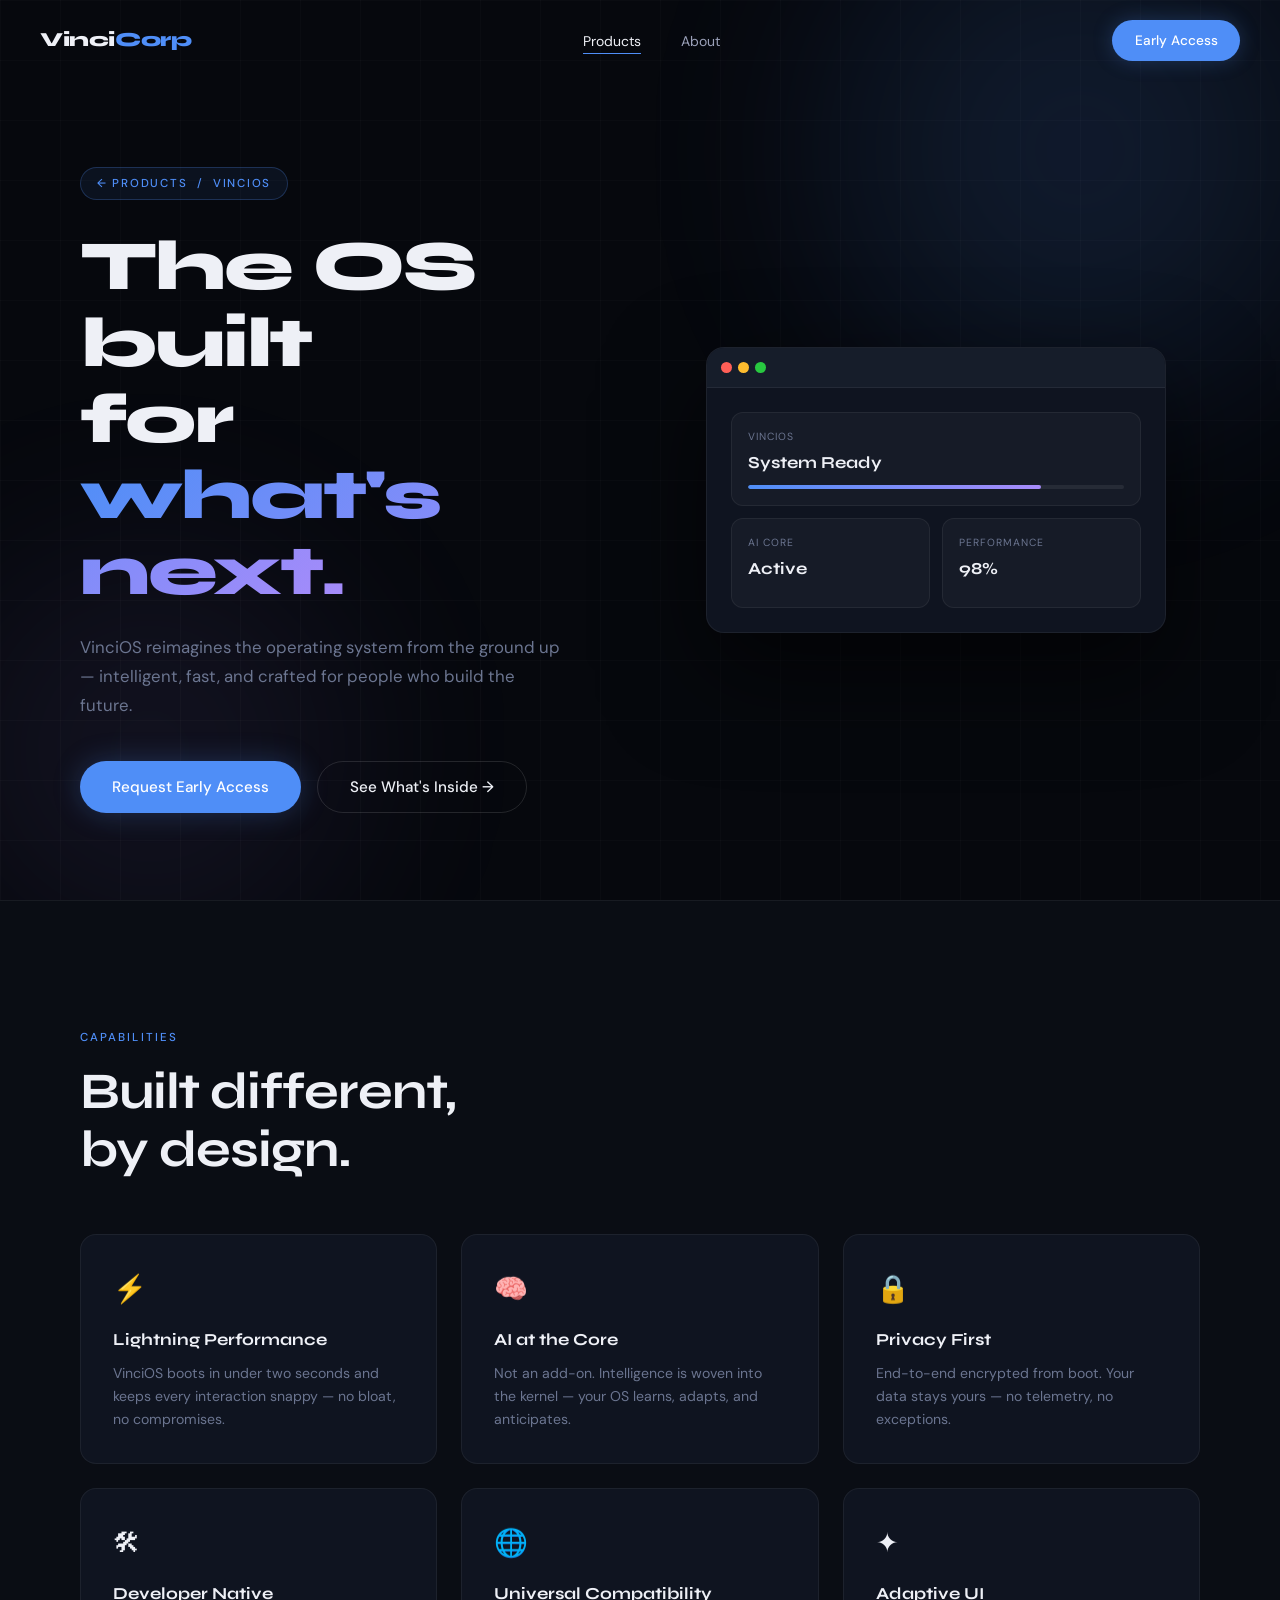
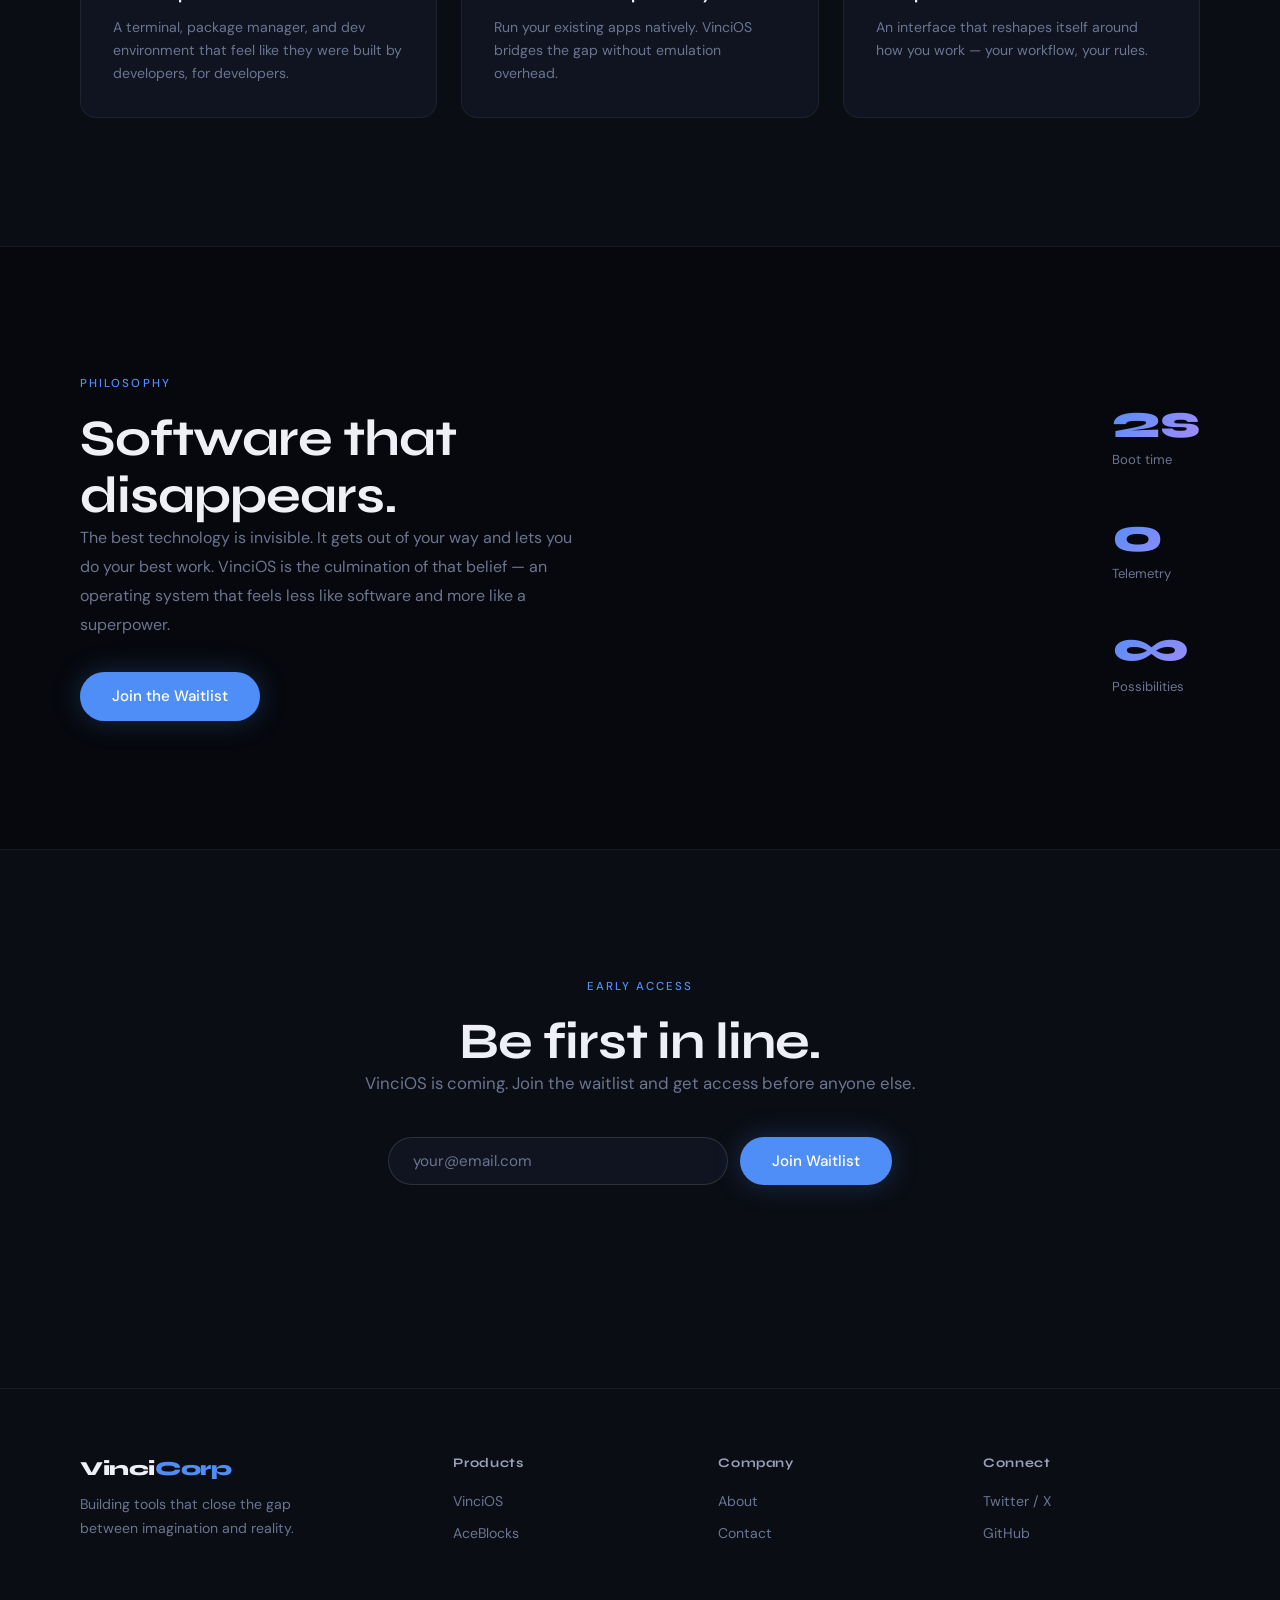
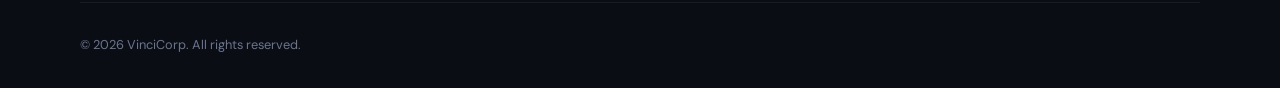
<file: vincicos.html>
<!DOCTYPE html>
<html lang="en">
<head>
  <meta charset="UTF-8" />
  <meta name="viewport" content="width=device-width, initial-scale=1.0" />
  <title>VinciOS — VinciCorp</title>
  <link rel="stylesheet" href="nav.css" />
  <style>
    /* ---- HERO ---- */
    .hero {
      position: relative;
      min-height: 100vh;
      display: grid;
      grid-template-columns: 1fr 1fr;
      align-items: center;
      gap: 4rem;
      padding: 10rem 2.5rem 5rem;
      max-width: var(--max-w);
      margin: 0 auto;
    }
    .hero-bg {
      position: fixed; inset: 0;
      pointer-events: none; z-index: -1;
    }
    .orb {
      position: absolute; border-radius: 50%;
      filter: blur(90px); opacity: 0.35;
    }
    .orb-1 {
      width: 600px; height: 600px;
      background: radial-gradient(circle, rgba(79,142,247,0.5), transparent);
      top: -150px; right: -100px;
      animation: drift 12s ease-in-out infinite alternate;
    }
    .orb-2 {
      width: 500px; height: 500px;
      background: radial-gradient(circle, rgba(167,139,250,0.3), transparent);
      bottom: -100px; left: -100px;
      animation: drift 16s ease-in-out infinite alternate-reverse;
    }
    @keyframes drift { 0% { transform: translate(0,0); } 100% { transform: translate(40px,40px); } }
    .grid-overlay {
      position: absolute; inset: 0;
      background-image: linear-gradient(rgba(255,255,255,0.02) 1px, transparent 1px), linear-gradient(90deg, rgba(255,255,255,0.02) 1px, transparent 1px);
      background-size: 60px 60px;
    }
    .hero-badge {
      display: inline-block;
      background: rgba(79,142,247,0.08); border: 1px solid rgba(79,142,247,0.25);
      color: var(--accent); font-size: 0.72rem; font-weight: 500;
      letter-spacing: 0.15em; text-transform: uppercase;
      padding: 0.4rem 1rem; border-radius: 50px; margin-bottom: 1.75rem;
    }
    .hero h1 {
      font-family: var(--font-display);
      font-size: clamp(2.8rem, 5.5vw, 4.5rem);
      font-weight: 800; line-height: 1.08;
      letter-spacing: -0.03em; margin-bottom: 1.5rem;
    }
    .hero-sub {
      font-size: 1.05rem; color: var(--muted);
      max-width: 480px; line-height: 1.75; margin-bottom: 2.5rem;
    }
    .hero-actions { display: flex; gap: 1rem; flex-wrap: wrap; }

    /* SCREEN MOCKUP */
    .hero-visual { display: flex; justify-content: center; animation: fadeInUp 1s ease 0.3s both; }
    .screen-mockup {
      width: 100%; max-width: 460px;
      background: var(--surface); border: 1px solid var(--border);
      border-radius: 18px; overflow: hidden;
      box-shadow: 0 40px 100px rgba(0,0,0,0.6);
      animation: floatOS 6s ease-in-out infinite;
    }
    @keyframes floatOS { 0%,100% { transform: translateY(0); } 50% { transform: translateY(-10px); } }
    .screen-bar {
      height: 40px; background: #161d2a;
      border-bottom: 1px solid var(--border);
      display: flex; align-items: center; gap: 6px; padding: 0 14px;
    }
    .screen-bar span { width: 11px; height: 11px; border-radius: 50%; }
    .screen-bar span:nth-child(1) { background: #ff5f57; }
    .screen-bar span:nth-child(2) { background: #febc2e; }
    .screen-bar span:nth-child(3) { background: #28c840; }
    .screen-body { padding: 1.5rem; display: flex; flex-direction: column; gap: 1rem; }
    .screen-widgets { display: grid; grid-template-columns: 1fr 1fr; gap: 0.75rem; }
    .widget {
      background: rgba(255,255,255,0.03); border: 1px solid var(--border);
      border-radius: 12px; padding: 1rem;
    }
    .widget-lg { grid-column: 1/-1; }
    .widget-label { font-size: 0.65rem; letter-spacing: 0.1em; text-transform: uppercase; color: var(--muted); margin-bottom: 0.3rem; }
    .widget-value { font-family: var(--font-display); font-size: 1.05rem; font-weight: 700; margin-bottom: 0.5rem; }
    .widget-bar { height: 4px; background: rgba(255,255,255,0.07); border-radius: 4px; overflow: hidden; }
    .widget-bar span { display: block; height: 100%; background: linear-gradient(90deg, var(--accent), var(--accent2)); border-radius: 4px; }

    /* FEATURES */
    .features { background: var(--bg2); border-top: 1px solid var(--border); border-bottom: 1px solid var(--border); padding: 8rem 0; }
    .features-grid { display: grid; grid-template-columns: repeat(3,1fr); gap: 1.5rem; margin-top: 3.5rem; }
    .feature-card {
      background: var(--surface); border: 1px solid var(--border);
      border-radius: var(--radius); padding: 2rem;
      transition: transform 0.3s, border-color 0.3s;
      opacity: 0; animation: fadeInUp 0.6s ease forwards;
    }
    .feature-card:hover { transform: translateY(-5px); border-color: rgba(79,142,247,0.3); }
    .feature-icon { font-size: 1.7rem; margin-bottom: 1rem; }
    .feature-card h3 { font-family: var(--font-display); font-size: 1.05rem; font-weight: 700; margin-bottom: 0.5rem; }
    .feature-card p { font-size: 0.88rem; color: var(--muted); line-height: 1.65; }

    /* ABOUT STRIP */
    .about-strip { padding: 8rem 0; }
    .about-inner { display: grid; grid-template-columns: 1fr auto; gap: 5rem; align-items: center; }
    .about-text p { color: var(--muted); max-width: 500px; line-height: 1.8; margin-bottom: 2rem; }
    .about-stats { display: flex; flex-direction: column; gap: 2.5rem; }
    .stat-num {
      display: block; font-family: var(--font-display); font-size: 3rem; font-weight: 800;
      background: linear-gradient(135deg, var(--accent), var(--accent2));
      -webkit-background-clip: text; -webkit-text-fill-color: transparent; background-clip: text; line-height: 1;
    }
    .stat-label { font-size: 0.82rem; color: var(--muted); margin-top: 0.25rem; }

    /* WAITLIST */
    .waitlist { padding: 8rem 0; text-align: center; border-top: 1px solid var(--border); background: var(--bg2); }
    .waitlist p { color: var(--muted); margin-bottom: 2.5rem; font-size: 1.05rem; }
    .waitlist-form { display: flex; gap: 0.75rem; justify-content: center; flex-wrap: wrap; }
    .form-input {
      flex: 1; min-width: 240px; max-width: 340px;
      background: var(--surface); border: 1px solid var(--border2);
      color: var(--text); font-family: var(--font-body); font-size: 0.95rem;
      padding: 0.8rem 1.5rem; border-radius: 50px; outline: none;
      transition: border-color 0.25s;
    }
    .form-input:focus { border-color: var(--accent); }
    .form-input::placeholder { color: var(--muted); }
    .waitlist-msg { margin-top: 1rem; font-size: 0.85rem; color: var(--accent); min-height: 1.2rem; }

    @media (max-width: 900px) {
      .hero { grid-template-columns: 1fr; padding-top: 8rem; }
      .hero-visual { display: none; }
      .features-grid { grid-template-columns: 1fr 1fr; }
      .about-inner { grid-template-columns: 1fr; }
      .about-stats { flex-direction: row; }
    }
    @media (max-width: 600px) {
      .features-grid { grid-template-columns: 1fr; }
    }
  </style>
</head>
<body>

  <nav class="nav" id="nav">
    <a href="index.html" class="nav-logo">Vinci<span>Corp</span></a>
    <ul class="nav-links">
      <li><a href="products.html" class="active">Products</a></li>
      <li><a href="about.html">About</a></li>
    </ul>
    <a href="#waitlist" class="nav-cta">Early Access</a>
  </nav>

  <section class="hero">
    <div class="hero-bg">
      <div class="orb orb-1"></div>
      <div class="orb orb-2"></div>
      <div class="grid-overlay"></div>
    </div>
    <div>
      <div class="hero-badge">← <a href="products.html" style="color:inherit">Products</a> &nbsp;/&nbsp; VinciOS</div>
      <h1>The OS built<br/>for <span class="gradient-text">what's next.</span></h1>
      <p class="hero-sub">VinciOS reimagines the operating system from the ground up — intelligent, fast, and crafted for people who build the future.</p>
      <div class="hero-actions">
        <a href="#waitlist" class="btn btn-primary">Request Early Access</a>
        <a href="#features" class="btn btn-outline">See What's Inside →</a>
      </div>
    </div>
    <div class="hero-visual">
      <div class="screen-mockup">
        <div class="screen-bar"><span></span><span></span><span></span></div>
        <div class="screen-body">
          <div class="screen-widgets">
            <div class="widget widget-lg">
              <div class="widget-label">VinciOS</div>
              <div class="widget-value">System Ready</div>
              <div class="widget-bar"><span style="width:78%"></span></div>
            </div>
            <div class="widget"><div class="widget-label">AI Core</div><div class="widget-value">Active</div></div>
            <div class="widget"><div class="widget-label">Performance</div><div class="widget-value">98%</div></div>
          </div>
        </div>
      </div>
    </div>
  </section>

  <section class="features" id="features">
    <div class="container">
      <div class="section-label">Capabilities</div>
      <h2 class="section-title">Built different,<br/>by design.</h2>
      <div class="features-grid">
        <div class="feature-card" style="animation-delay:0ms">
          <div class="feature-icon">⚡</div>
          <h3>Lightning Performance</h3>
          <p>VinciOS boots in under two seconds and keeps every interaction snappy — no bloat, no compromises.</p>
        </div>
        <div class="feature-card" style="animation-delay:100ms">
          <div class="feature-icon">🧠</div>
          <h3>AI at the Core</h3>
          <p>Not an add-on. Intelligence is woven into the kernel — your OS learns, adapts, and anticipates.</p>
        </div>
        <div class="feature-card" style="animation-delay:200ms">
          <div class="feature-icon">🔒</div>
          <h3>Privacy First</h3>
          <p>End-to-end encrypted from boot. Your data stays yours — no telemetry, no exceptions.</p>
        </div>
        <div class="feature-card" style="animation-delay:300ms">
          <div class="feature-icon">🛠</div>
          <h3>Developer Native</h3>
          <p>A terminal, package manager, and dev environment that feel like they were built by developers, for developers.</p>
        </div>
        <div class="feature-card" style="animation-delay:400ms">
          <div class="feature-icon">🌐</div>
          <h3>Universal Compatibility</h3>
          <p>Run your existing apps natively. VinciOS bridges the gap without emulation overhead.</p>
        </div>
        <div class="feature-card" style="animation-delay:500ms">
          <div class="feature-icon">✦</div>
          <h3>Adaptive UI</h3>
          <p>An interface that reshapes itself around how you work — your workflow, your rules.</p>
        </div>
      </div>
    </div>
  </section>

  <section class="about-strip">
    <div class="container">
      <div class="about-inner">
        <div class="about-text">
          <div class="section-label">Philosophy</div>
          <h2 class="section-title">Software that<br/>disappears.</h2>
          <p>The best technology is invisible. It gets out of your way and lets you do your best work. VinciOS is the culmination of that belief — an operating system that feels less like software and more like a superpower.</p>
          <a href="#waitlist" class="btn btn-primary">Join the Waitlist</a>
        </div>
        <div class="about-stats">
          <div><span class="stat-num">2s</span><span class="stat-label">Boot time</span></div>
          <div><span class="stat-num">0</span><span class="stat-label">Telemetry</span></div>
          <div><span class="stat-num">∞</span><span class="stat-label">Possibilities</span></div>
        </div>
      </div>
    </div>
  </section>

  <section class="waitlist" id="waitlist">
    <div class="container">
      <div class="section-label">Early Access</div>
      <h2 class="section-title">Be first in line.</h2>
      <p>VinciOS is coming. Join the waitlist and get access before anyone else.</p>
      <div class="waitlist-form">
        <input type="email" id="emailInput" placeholder="your@email.com" class="form-input" />
        <button class="btn btn-primary" onclick="handleSignup()">Join Waitlist</button>
      </div>
      <p class="waitlist-msg" id="waitlistMsg"></p>
    </div>
  </section>

  <footer class="footer">
    <div class="container">
      <div class="footer-inner">
        <div class="footer-brand">
          <span class="nav-logo">Vinci<span style="color:var(--accent)">Corp</span></span>
          <p>Building tools that close the gap between imagination and reality.</p>
        </div>
        <div class="footer-col">
          <h4>Products</h4>
          <a href="vincicos.html">VinciOS</a>
          <a href="aceblocks.html">AceBlocks</a>
        </div>
        <div class="footer-col">
          <h4>Company</h4>
          <a href="about.html">About</a>
          <a href="mailto:hello@vincicorp.com">Contact</a>
        </div>
        <div class="footer-col">
          <h4>Connect</h4>
          <a href="#">Twitter / X</a>
          <a href="#">GitHub</a>
        </div>
      </div>
      <div class="footer-bottom">
        <p>© 2026 VinciCorp. All rights reserved.</p>
      </div>
    </div>
  </footer>

  <script>
    const nav = document.getElementById('nav');
    window.addEventListener('scroll', () => nav.classList.toggle('scrolled', window.scrollY > 40));

    const cards = document.querySelectorAll('.feature-card');
    const obs = new IntersectionObserver(entries => {
      entries.forEach(e => { if (e.isIntersecting) { e.target.style.animationPlayState = 'running'; obs.unobserve(e.target); } });
    }, { threshold: 0.15 });
    cards.forEach(c => { c.style.animationPlayState = 'paused'; obs.observe(c); });

    function handleSignup() {
      const input = document.getElementById('emailInput');
      const msg = document.getElementById('waitlistMsg');
      const email = input.value.trim();
      if (!/^[^\s@]+@[^\s@]+\.[^\s@]+$/.test(email)) {
        msg.textContent = 'Please enter a valid email.'; msg.style.color = '#f87171'; return;
      }
      msg.textContent = "You're on the list! 🚀"; msg.style.color = 'var(--accent)'; input.value = '';
    }
    document.getElementById('emailInput')?.addEventListener('keydown', e => { if (e.key === 'Enter') handleSignup(); });
  </script>
</body>
</html>
</file>
<file: nav.css>
/* ========================
   VinciCorp — nav.css (shared)
   ======================== */

@import url('https://fonts.googleapis.com/css2?family=Syne:wght@600;700;800&family=DM+Sans:ital,wght@0,300;0,400;0,500;1,300&display=swap');

:root {
  --bg: #06080d;
  --bg2: #0a0d14;
  --surface: #0f1420;
  --surface2: #141926;
  --border: rgba(255,255,255,0.06);
  --border2: rgba(255,255,255,0.12);
  --text: #eef0f6;
  --muted: #6b7590;
  --muted2: #9aa0b8;
  --accent: #4f8ef7;
  --accent2: #a78bfa;
  --accent3: #34d399;
  --glow-blue: rgba(79,142,247,0.25);
  --glow-purple: rgba(167,139,250,0.2);
  --font-display: 'Syne', sans-serif;
  --font-body: 'DM Sans', sans-serif;
  --radius: 16px;
  --max-w: 1200px;
}

*, *::before, *::after { box-sizing: border-box; margin: 0; padding: 0; }
html { scroll-behavior: smooth; }
body {
  background: var(--bg);
  color: var(--text);
  font-family: var(--font-body);
  font-size: 16px;
  line-height: 1.6;
  overflow-x: hidden;
}
a { text-decoration: none; color: inherit; }
ul { list-style: none; }

.container { max-width: var(--max-w); margin: 0 auto; padding: 0 2.5rem; }

/* ---- SHARED NAV ---- */
.nav {
  position: fixed;
  top: 0; left: 0; right: 0;
  z-index: 200;
  display: flex;
  align-items: center;
  justify-content: space-between;
  padding: 1.25rem 2.5rem;
  transition: background 0.4s, border-color 0.4s;
  border-bottom: 1px solid transparent;
}
.nav.scrolled {
  background: rgba(6,8,13,0.9);
  backdrop-filter: blur(24px);
  border-color: var(--border);
}
.nav-logo {
  font-family: var(--font-display);
  font-size: 1.25rem;
  font-weight: 800;
  letter-spacing: -0.02em;
  color: var(--text);
}
.nav-logo span { color: var(--accent); }
.nav-links {
  display: flex;
  align-items: center;
  gap: 2.5rem;
}
.nav-links a {
  font-size: 0.875rem;
  color: var(--muted2);
  transition: color 0.2s;
  position: relative;
}
.nav-links a:hover, .nav-links a.active { color: var(--text); }
.nav-links a.active::after {
  content: '';
  position: absolute;
  bottom: -4px; left: 0; right: 0;
  height: 1px;
  background: var(--accent);
}
.nav-cta {
  display: inline-flex;
  align-items: center;
  padding: 0.6rem 1.4rem;
  background: var(--accent);
  color: #fff;
  font-size: 0.85rem;
  font-weight: 500;
  border-radius: 50px;
  transition: all 0.25s;
  box-shadow: 0 0 20px var(--glow-blue);
}
.nav-cta:hover { background: #6ba0ff; transform: translateY(-1px); }

/* ---- SHARED BUTTONS ---- */
.btn {
  display: inline-flex; align-items: center; gap: 0.5rem;
  padding: 0.8rem 2rem;
  border-radius: 50px;
  font-family: var(--font-body);
  font-size: 0.95rem;
  font-weight: 500;
  cursor: pointer;
  border: none;
  transition: all 0.25s ease;
}
.btn-primary { background: var(--accent); color: #fff; box-shadow: 0 0 28px var(--glow-blue); }
.btn-primary:hover { background: #6ba0ff; box-shadow: 0 0 40px var(--glow-blue); transform: translateY(-2px); }
.btn-outline { background: transparent; color: var(--text); border: 1px solid var(--border2); }
.btn-outline:hover { border-color: rgba(255,255,255,0.3); background: rgba(255,255,255,0.04); }
.btn-ghost { background: transparent; color: var(--muted2); }
.btn-ghost:hover { color: var(--text); }

/* ---- SECTION SHARED ---- */
.section { padding: 8rem 0; }
.section-label {
  font-size: 0.72rem;
  font-weight: 500;
  letter-spacing: 0.18em;
  text-transform: uppercase;
  color: var(--accent);
  margin-bottom: 1rem;
}
.section-title {
  font-family: var(--font-display);
  font-size: clamp(2rem, 4vw, 3.2rem);
  font-weight: 700;
  line-height: 1.12;
  letter-spacing: -0.02em;
}
.gradient-text {
  background: linear-gradient(135deg, var(--accent), var(--accent2));
  -webkit-background-clip: text;
  -webkit-text-fill-color: transparent;
  background-clip: text;
}
.gradient-green {
  background: linear-gradient(135deg, var(--accent3), #60d4b8);
  -webkit-background-clip: text;
  -webkit-text-fill-color: transparent;
  background-clip: text;
}

/* FOOTER */
.footer {
  background: var(--bg2);
  border-top: 1px solid var(--border);
  padding: 4rem 0 2rem;
}
.footer-inner {
  display: grid;
  grid-template-columns: 1.5fr 1fr 1fr 1fr;
  gap: 3rem;
  margin-bottom: 3rem;
}
.footer-brand p { color: var(--muted); font-size: 0.88rem; margin-top: 0.5rem; max-width: 220px; line-height: 1.7; }
.footer-col h4 { font-family: var(--font-display); font-size: 0.82rem; font-weight: 700; margin-bottom: 1rem; color: var(--muted2); letter-spacing: 0.05em; }
.footer-col a { display: block; font-size: 0.88rem; color: var(--muted); margin-bottom: 0.6rem; transition: color 0.2s; }
.footer-col a:hover { color: var(--text); }
.footer-bottom { border-top: 1px solid var(--border); padding-top: 2rem; display: flex; justify-content: space-between; align-items: center; }
.footer-bottom p { font-size: 0.8rem; color: var(--muted); }

@keyframes fadeInUp {
  from { opacity: 0; transform: translateY(28px); }
  to { opacity: 1; transform: translateY(0); }
}
@keyframes fadeIn {
  from { opacity: 0; }
  to { opacity: 1; }
}
</file>
